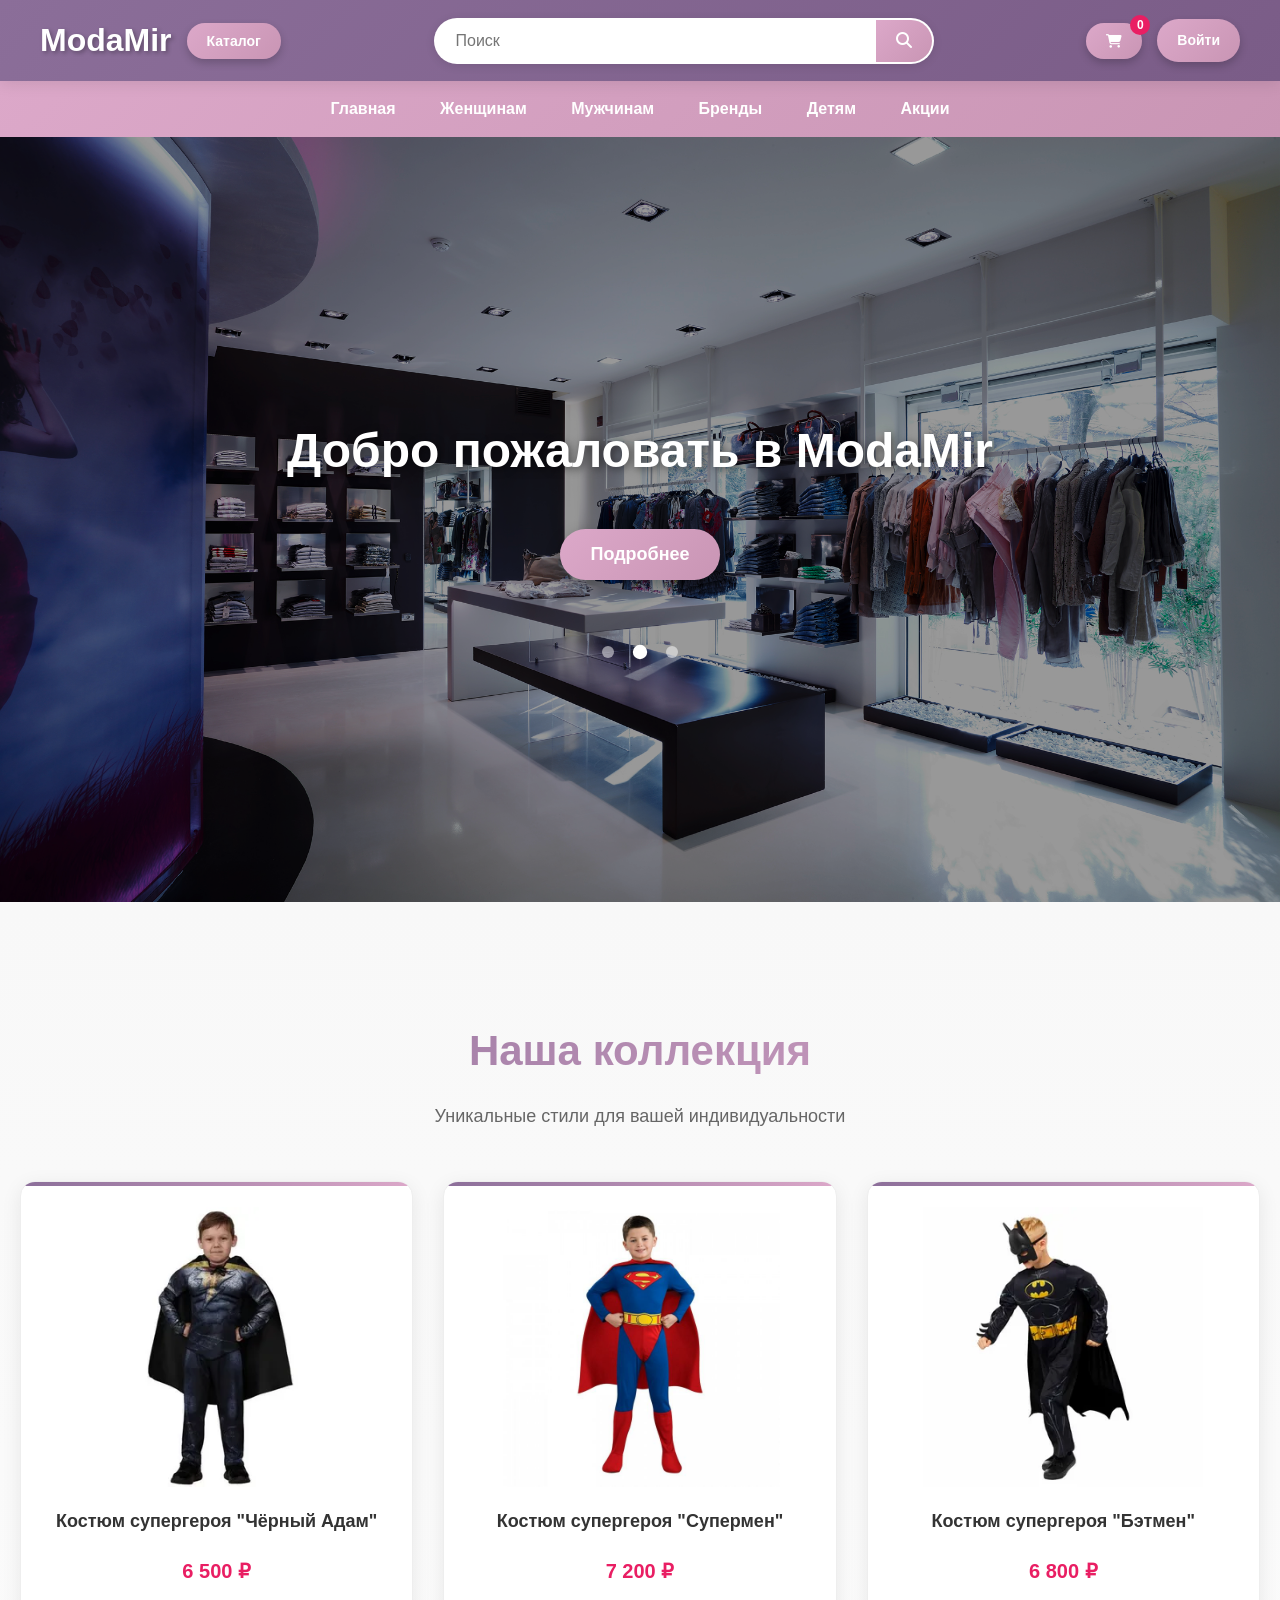
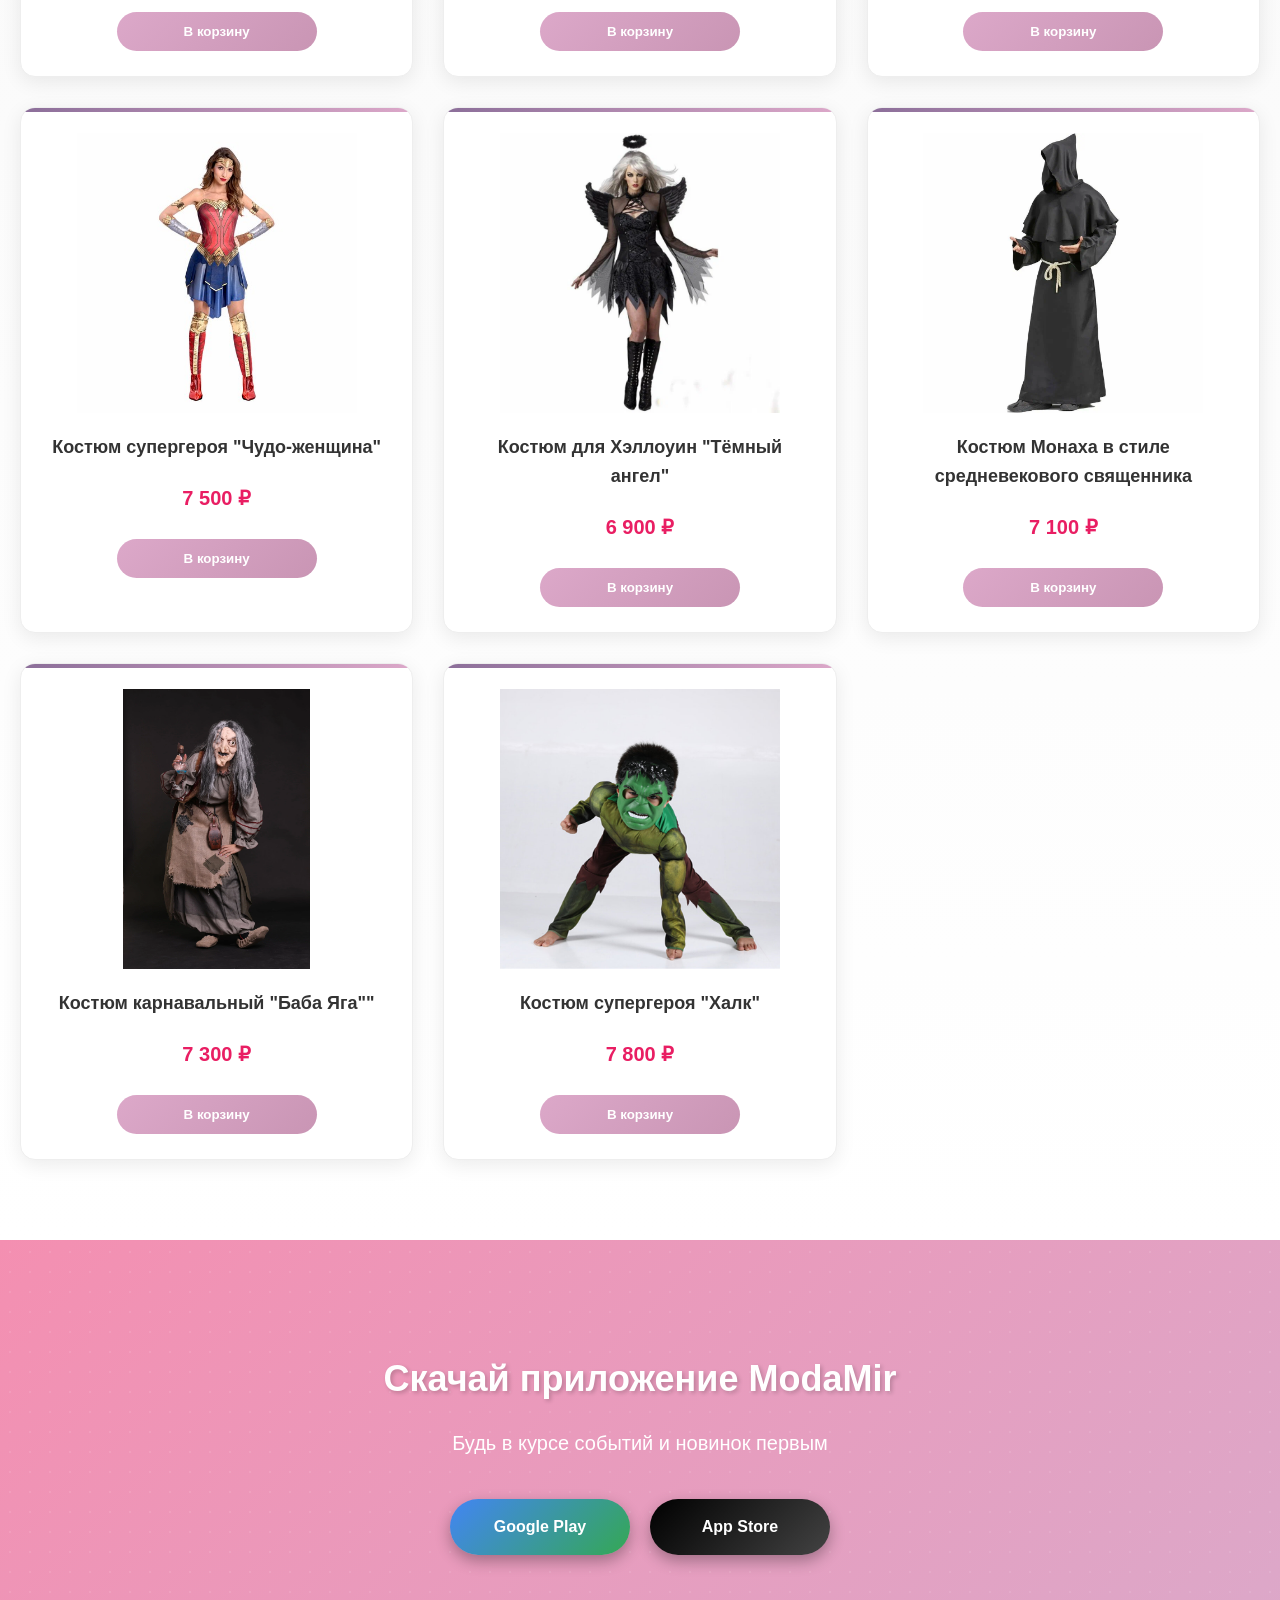
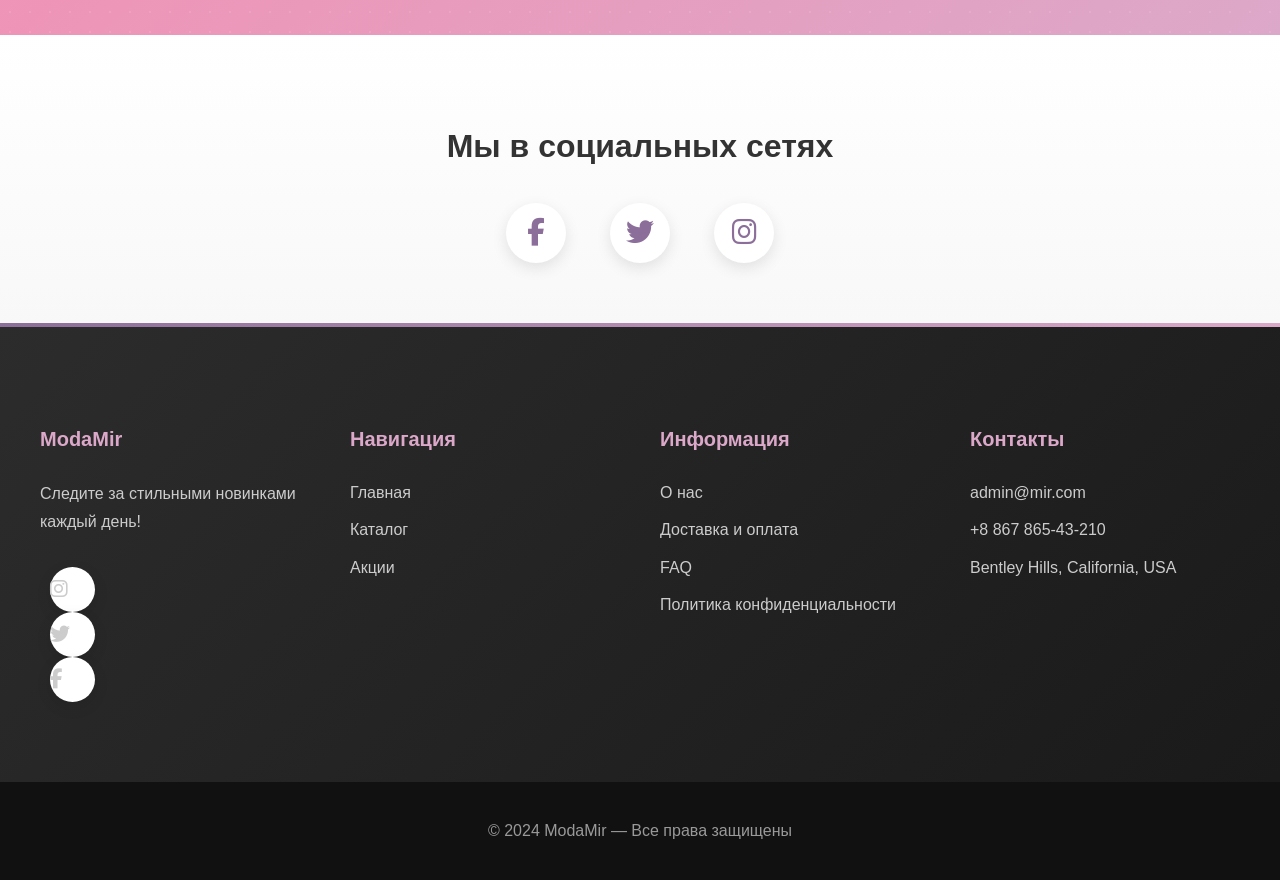
<file: index.html>
<!DOCTYPE html>
<html lang="ru">
<head>
  <meta charset="UTF-8" />
  <meta name="viewport" content="width=device-width, initial-scale=1.0"/>
  <title>ModaMir</title>
  <link rel="stylesheet" href="style.css" />
  <link rel="stylesheet" href="https://cdnjs.cloudflare.com/ajax/libs/font-awesome/6.5.0/css/all.min.css">
</head>
<body>

<header class="top-header">
  <div class="header-left">
    <div class="logo">ModaMir</div>
    <button class="catalog-btn" onclick="window.location.href='catalog.html'">Каталог</button>
  </div>

  <div class="header-center">
    <div class="search-box">
      <input type="text" placeholder="Поиск" />
      <button><i class="fas fa-search"></i></button>
    </div>
  </div>

  <div class="header-right">
    <button class="cart-btn" onclick="window.location.href='cart.html'">
      <i class="fas fa-shopping-cart"></i>
      <span class="cart-count">0</span>
    </button>
    <a href="login.html" class="login-btn">Войти</a>
  </div>
</header>

<nav class="main-menu">
  <a href="index.html" class="active">Главная</a>
  <a href="catalog.html">Женщинам</a>
  <a href="catalog.html">Мужчинам</a>
  <a href="catalog.html">Бренды</a>
  <a href="catalog.html">Детям</a>
  <a href="promotions.html">Акции</a>
</nav>

<section class="hero">
  <div class="hero-overlay">
    <h1>Добро пожаловать в <strong>ModaMir</strong></h1>
    <button class="hero-button" onclick="window.location.href='catalog.html'">Подробнее</button>
    <div class="slider-dots">
      <span class="dot"></span>
      <span class="dot active"></span>
      <span class="dot"></span>
    </div>
  </div>
</section>

<!-- Коллекция -->
<section class="collection">
  <h2>Наша коллекция</h2>
  <p>Уникальные стили для вашей индивидуальности</p>
  <div class="products">
    <!-- Верхний ряд (4 карточки) -->
    <div class="product-card">
      <img src="продукт1.jpg" alt="Костюм Чёрный Адам" />
      <h3>Костюм супергероя "Чёрный Адам"</h3>
      <p class="price">6 500 ₽</p>
      <button class="product-btn" onclick="addToCart(1)">В корзину</button>
    </div>
    <div class="product-card">
      <img src="продукт2.jpeg" alt="Костюм Супермен" />
      <h3>Костюм супергероя "Супермен"</h3>
      <p class="price">7 200 ₽</p>
      <button class="product-btn" onclick="addToCart(2)">В корзину</button>
    </div>
    <div class="product-card">
      <img src="продукт6.jpg" alt="Костюм Бэтмен" />
      <h3>Костюм супергероя  "Бэтмен"</h3>
      <p class="price">6 800 ₽</p>
      <button class="product-btn" onclick="addToCart(3)">В корзину</button>
    </div>
    <div class="product-card">
      <img src="продукт3.jpg" alt="Костюм Чудо-женщина" />
      <h3>Костюм супергероя "Чудо-женщина"</h3>
      <p class="price">7 500 ₽</p>
      <button class="product-btn" onclick="addToCart(4)">В корзину</button>
    </div>

    <!-- Нижний ряд (4 карточки) -->
    <div class="product-card">
      <img src="продукт5.jpg" alt="Тёмный ангел" />
      <h3>Костюм для Хэллоуин "Тёмный ангел"</h3>
      <p class="price">6 900 ₽</p>
      <button class="product-btn" onclick="addToCart(5)">В корзину</button>
    </div>
    <div class="product-card">
      <img src="продукт7.jpg" alt="Костюм Монаха в стиле средневекового священника" />
      <h3>Костюм Монаха в стиле средневекового священника</h3>
      <p class="price">7 100 ₽</p>
      <button class="product-btn" onclick="addToCart(6)">В корзину</button>
    </div>
    <div class="product-card">
      <img src="продукт8.jpg" alt="Костюм карнавальный Баба Яга" />
      <h3>Костюм карнавальный "Баба Яга""</h3>
      <p class="price">7 300 ₽</p>
      <button class="product-btn" onclick="addToCart(7)">В корзину</button>
    </div>
    <div class="product-card">
      <img src="продукт4.jpg" alt="Костюм Халк" />
      <h3>Костюм супергероя   "Халк"</h3>
      <p class="price">7 800 ₽</p>
      <button class="product-btn" onclick="addToCart(8)">В корзину</button>
    </div>
  </div>
</section>

<!-- Приложение -->
<section class="header-app">
  <div class="container">
    <h2>Скачай приложение ModaMir</h2>
    <p>Будь в курсе событий и новинок первым</p>
    <div class="download-links">
      <a href="#" class="google-play">Google Play</a>
      <a href="#" class="app-store">App Store</a>
    </div>
  </div>
</section>

<!-- Соцсети -->
<section class="social-networks">
  <h2>Мы в социальных сетях</h2>
  <div class="social-icons">
    <a href="#"><i class="fab fa-facebook-f"></i></a>
    <a href="#"><i class="fab fa-twitter"></i></a>
    <a href="#"><i class="fab fa-instagram"></i></a>
  </div>
</section>

<!-- Подвал -->
<footer class="footer">
  <div class="footer-section">
    <h3>ModaMir</h3>
    <p>Следите за стильными новинками каждый день!</p>
    <div class="social-icons">
      <a href="#"><i class="fab fa-instagram"></i></a>
      <a href="#"><i class="fab fa-twitter"></i></a>
      <a href="#"><i class="fab fa-facebook-f"></i></a>
    </div>
  </div>

  <div class="footer-section">
    <h3>Навигация</h3>
    <ul>
      <li><a href="index.html">Главная</a></li>
      <li><a href="catalog.html">Каталог</a></li>
      <li><a href="promotions.html">Акции</a></li>
    </ul>
  </div>

  <div class="footer-section">
    <h3>Информация</h3>
    <ul>
      <li><a href="#">О нас</a></li>
      <li><a href="#">Доставка и оплата</a></li>
      <li><a href="#">FAQ</a></li>
      <li><a href="#">Политика конфиденциальности</a></li>
    </ul>
  </div>

  <div class="footer-section">
    <h3>Контакты</h3>
    <ul>
      <li><a href="mailto:admin@mir.com">admin@mir.com</a></li>
      <li><a href="tel:+886786543210">+8 867 865-43-210</a></li>
      <li><a href="#">Bentley Hills, California, USA</a></li>
    </ul>
  </div>
</footer>

<div class="footer-bottom">
  <p>© 2024 ModaMir — Все права защищены</p>
</div>
<script src="index.js"></script>
</body>
</html>
</file>
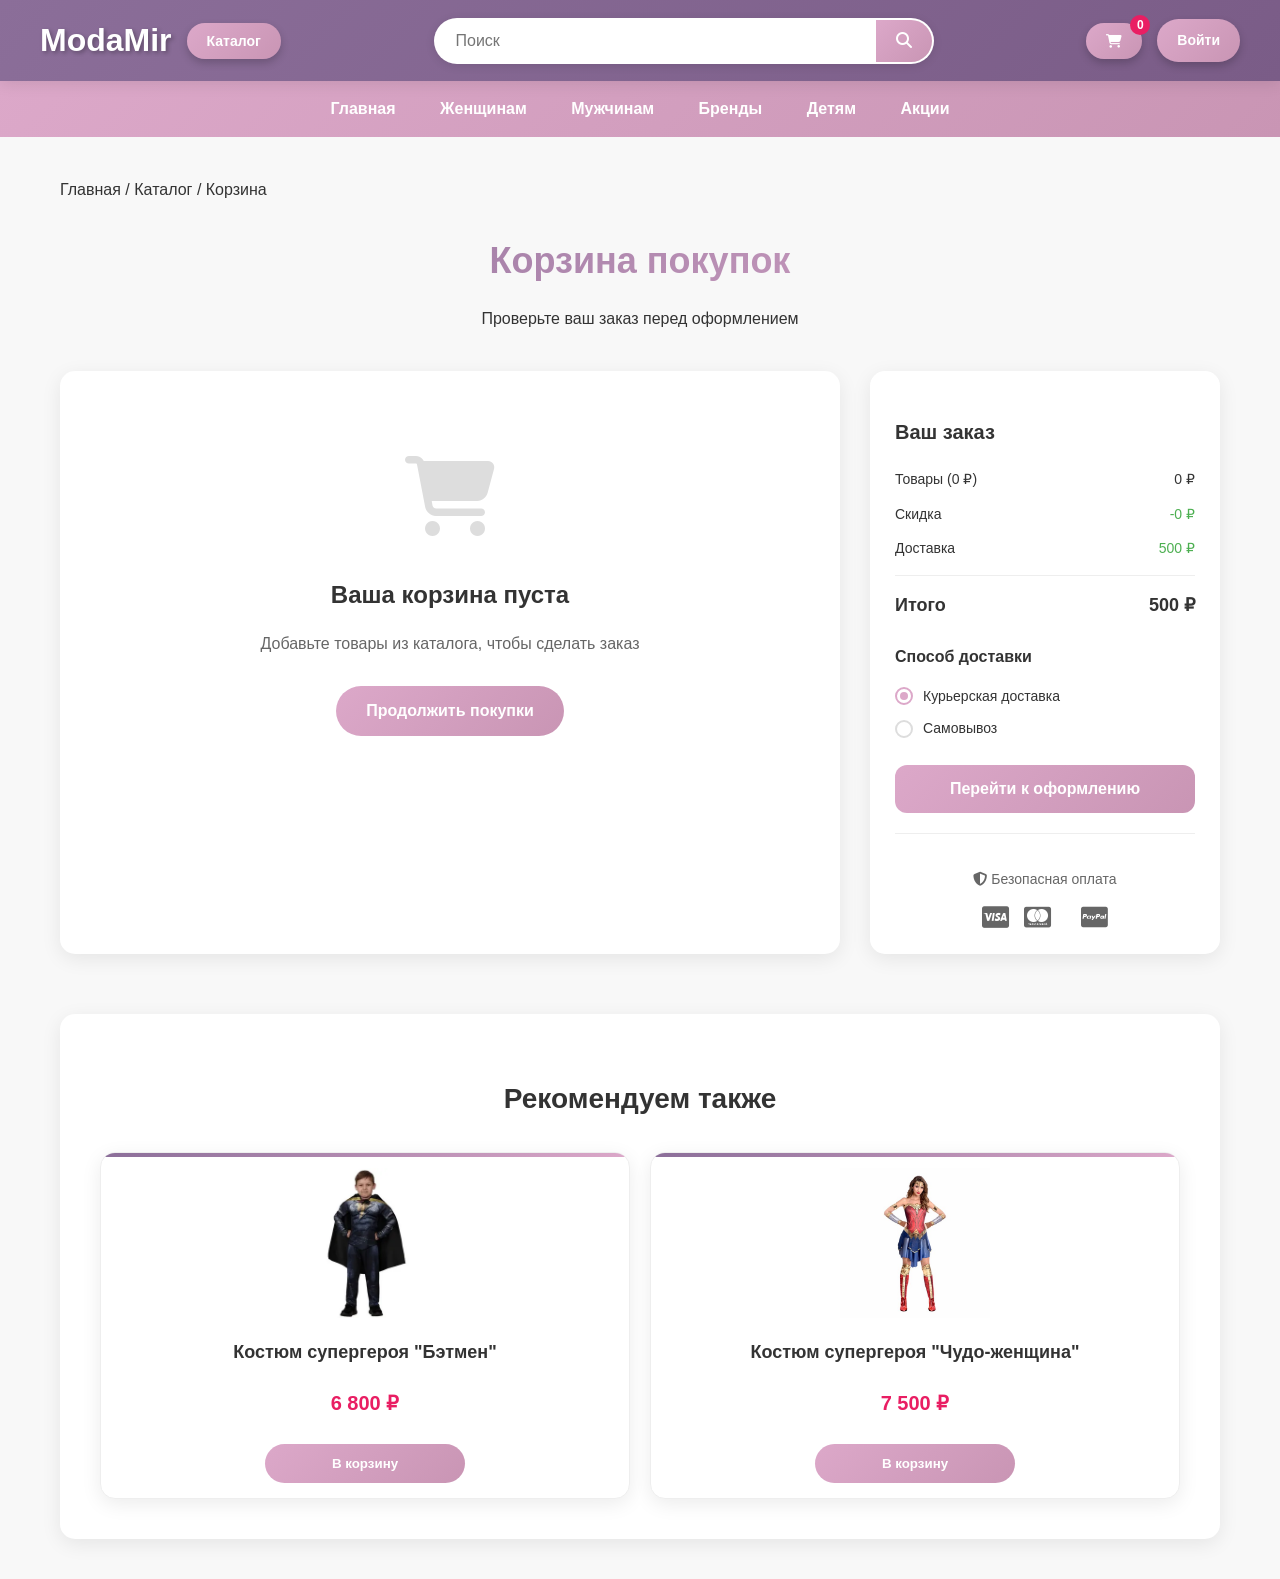
<file: cart.html>
<!DOCTYPE html>
<html lang="ru">
<head>
  <meta charset="UTF-8" />
  <meta name="viewport" content="width=device-width, initial-scale=1.0"/>
  <title>Корзина - ModaMir</title>
  <link rel="stylesheet" href="style.css" />
  <link rel="stylesheet" href="cart.css" />
  <link rel="stylesheet" href="https://cdnjs.cloudflare.com/ajax/libs/font-awesome/6.5.0/css/all.min.css">
</head>
<body>


<header class="top-header">
  <div class="header-left">
    <div class="logo" onclick="window.location.href='index.html'">ModaMir</div>
    <button class="catalog-btn" onclick="window.location.href='catalog.html'">Каталог</button>
  </div>

  <div class="header-center">
    <div class="search-box">
      <input type="text" placeholder="Поиск" />
      <button><i class="fas fa-search"></i></button>
    </div>
  </div>

  <div class="header-right">
    <button class="cart-btn active" onclick="window.location.href='cart.html'">
      <i class="fas fa-shopping-cart"></i>
      <span class="cart-count">0</span>
    </button>
    <a href="login.html" class="login-btn">Войти</a>
  </div>
</header>


<nav class="main-menu">
  <a href="index.html">Главная</a>
  <a href="catalog.html">Женщинам</a>
  <a href="catalog.html">Мужчинам</a>
  <a href="catalog.html">Бренды</a>
  <a href="catalog.html">Детям</a>
  <a href="promotions.html">Акции</a>
</nav>


<section class="cart-section">
  <div class="container">

    <div class="breadcrumbs">
      <a href="index.html">Главная</a>
      <span>/</span>
      <a href="catalog.html">Каталог</a>
      <span>/</span>
      <span>Корзина</span>
    </div>

    <div class="cart-header">
      <h1>Корзина покупок</h1>
      <p>Проверьте ваш заказ перед оформлением</p>
    </div>

    <div class="cart-layout">

      <div class="cart-items">

      </div>


      <aside class="order-summary">
        <h3>Ваш заказ</h3>
        <div class="summary-details">
          <div class="summary-row">
            <span>Товары (<span class="items-count">0</span>)</span>
            <span>0 ₽</span>
          </div>
          <div class="summary-row">
            <span>Скидка</span>
            <span class="discount">-0 ₽</span>
          </div>
          <div class="summary-row">
            <span>Доставка</span>
            <span class="shipping">Бесплатно</span>
          </div>
          <div class="summary-divider"></div>
          <div class="summary-row total">
            <span>Итого</span>
            <span>0 ₽</span>
          </div>
        </div>

        <div class="shipping-methods">
          <h4>Способ доставки</h4>
          <label class="radio">
            <input type="radio" name="shipping" checked>
            <span class="radiomark"></span>
            Курьерская доставка
          </label>
          <label class="radio">
            <input type="radio" name="shipping">
            <span class="radiomark"></span>
            Самовывоз
          </label>
        </div>

        <button class="checkout-btn" onclick="checkout()">Перейти к оформлению</button>
        
        <div class="secure-payment">
          <p><i class="fas fa-shield-alt"></i> Безопасная оплата</p>
          <div class="payment-methods">
            <i class="fab fa-cc-visa"></i>
            <i class="fab fa-cc-mastercard"></i>
            <i class="fab fa-cc-mir"></i>
            <i class="fab fa-cc-paypal"></i>
          </div>
        </div>
      </aside>
    </div>

    <div class="recommended-section">
      <h2>Рекомендуем также</h2>
      <div class="recommended-products">
        <div class="product-card small">
          <img src="продукт1.jpg" alt="Костюм Бэтмен" />
          <h3>Костюм супергероя "Бэтмен"</h3>
          <p class="price">6 800 ₽</p>
          <button class="product-btn" onclick="addToCart(3)">В корзину</button>
        </div>
        <div class="product-card small">
          <img src="продукт3.jpg" alt="Костюм Чудо-женщина" />
          <h3>Костюм супергероя "Чудо-женщина"</h3>
          <p class="price">7 500 ₽</p>
          <button class="product-btn" onclick="addToCart(4)">В корзину</button>
        </div>
      </div>
    </div>
  </div>
</section>
<script src="cart.js"></script>
</body>
</html>
</file>
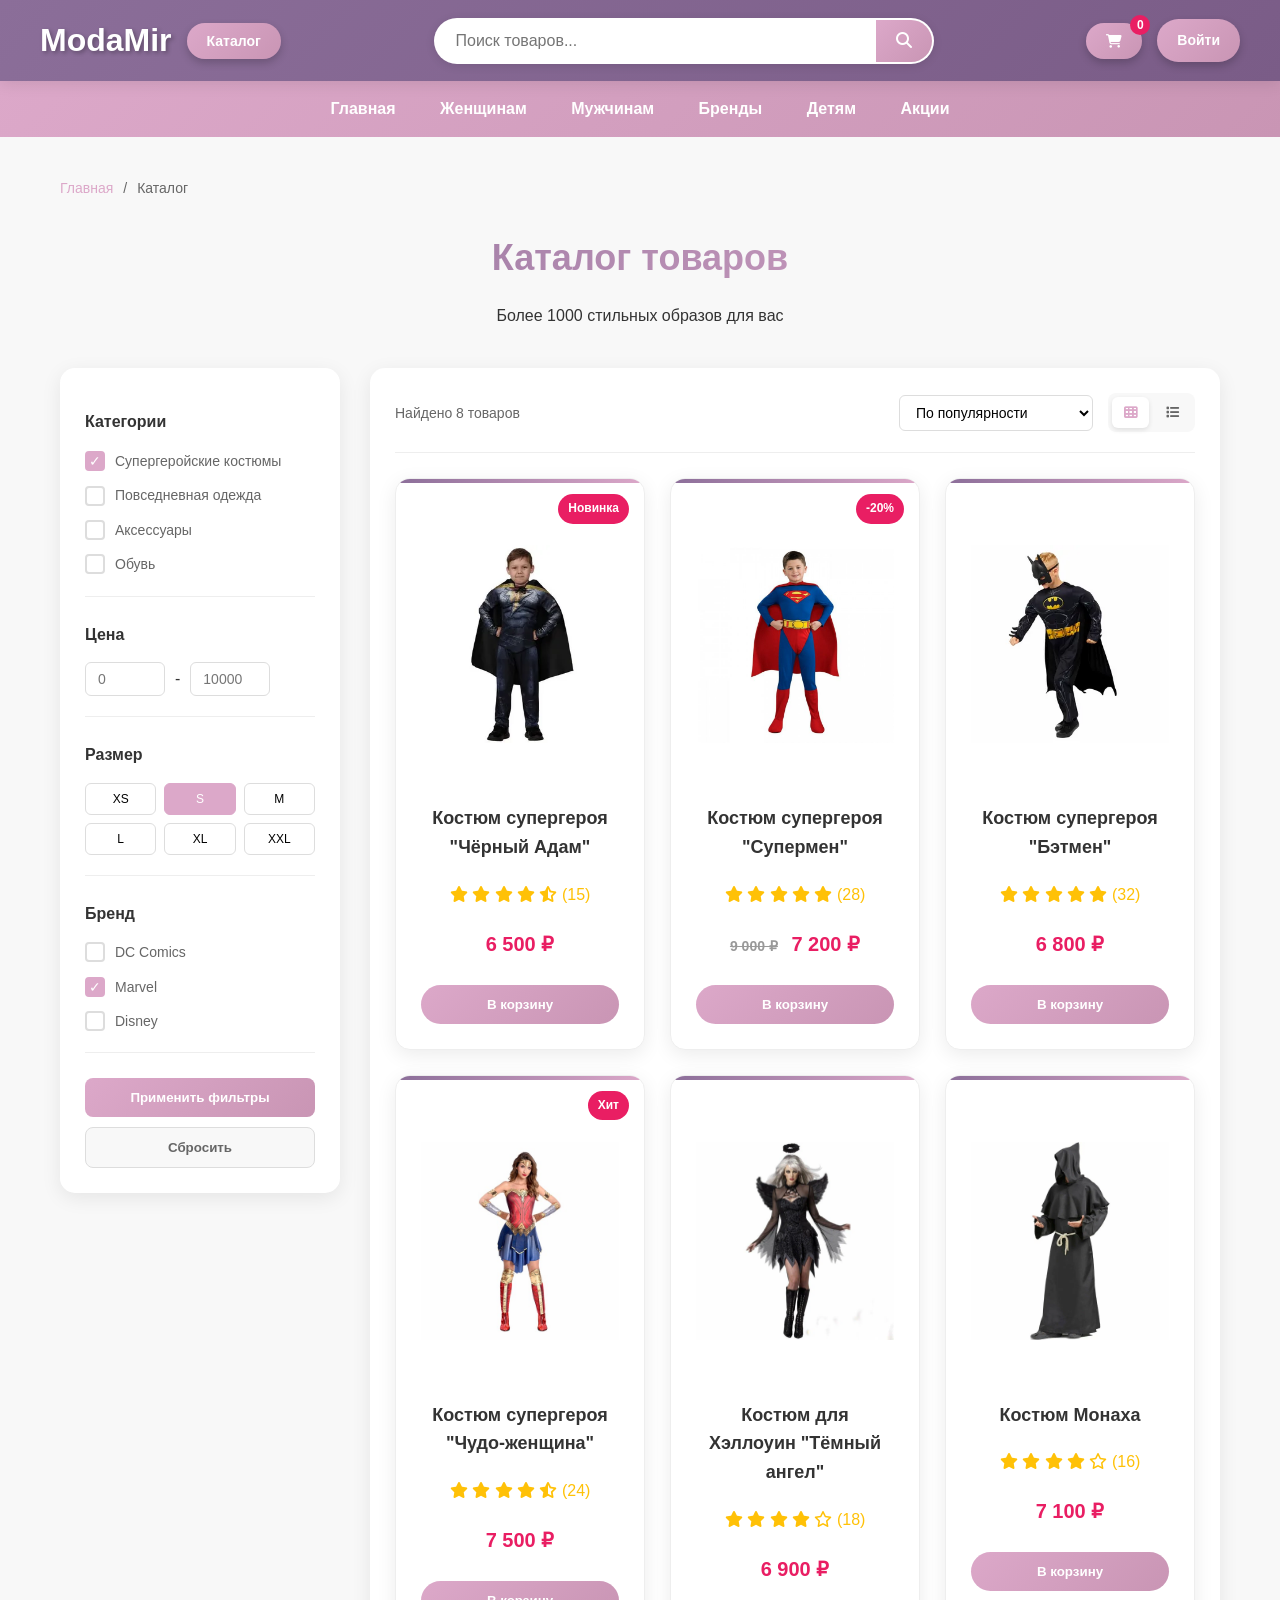
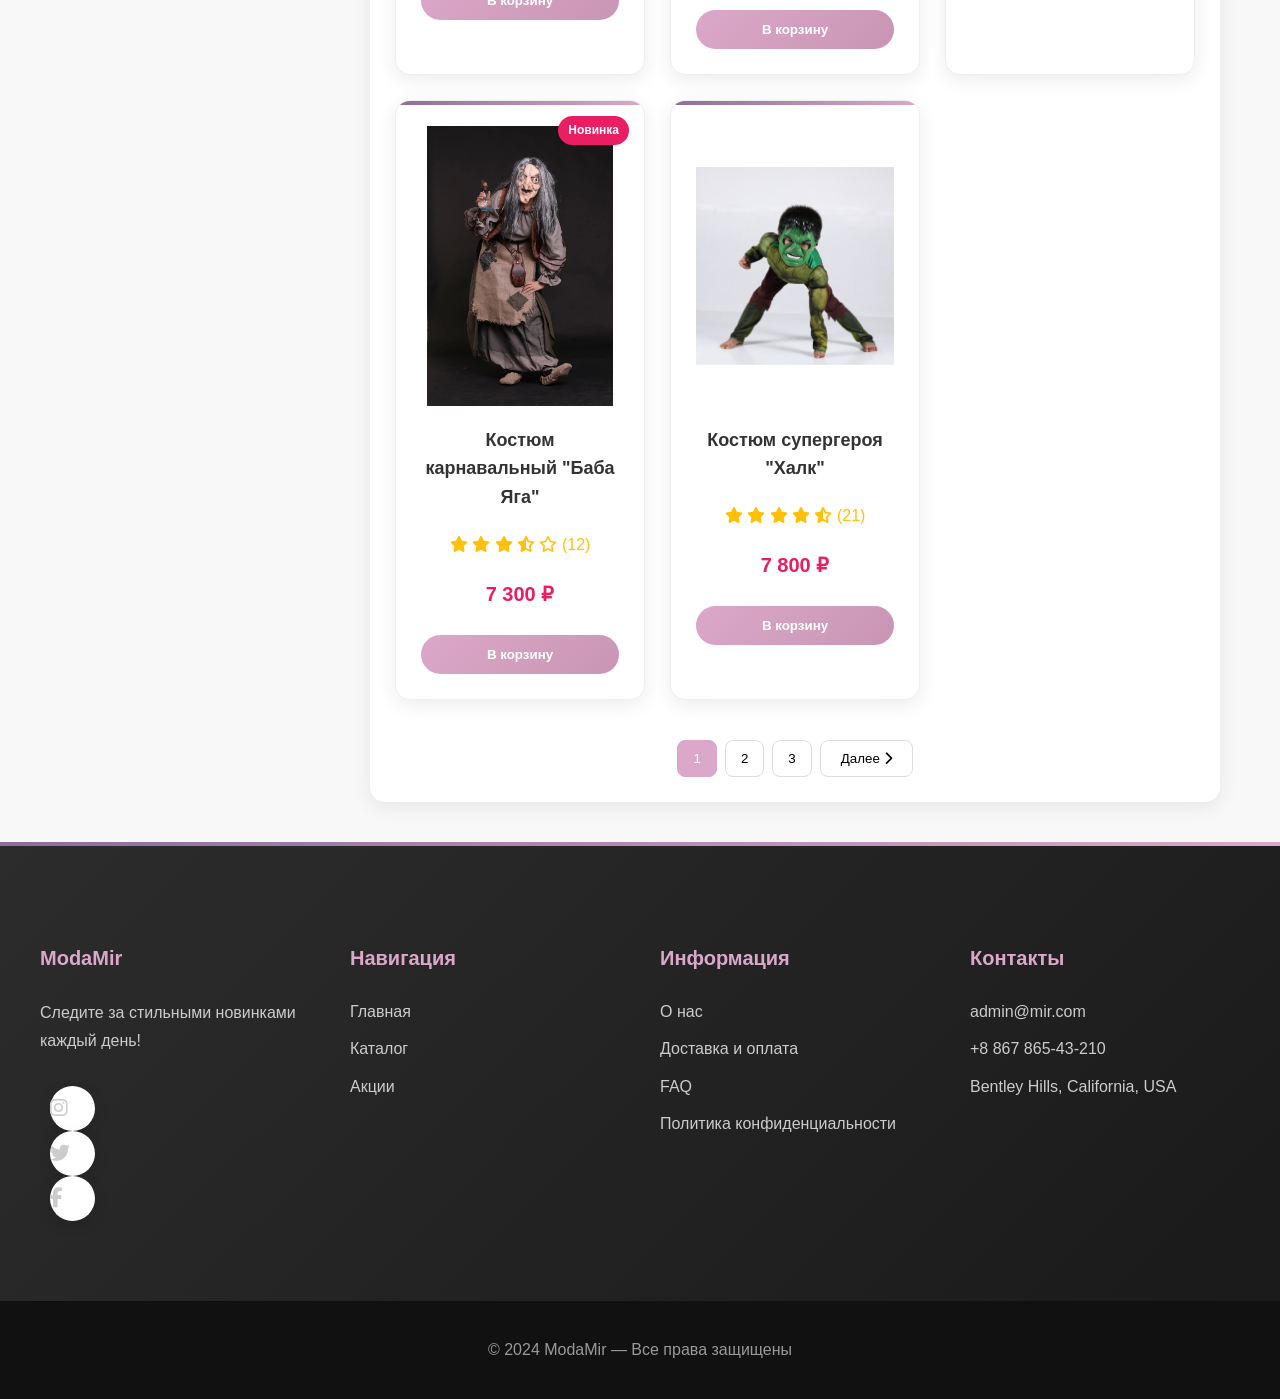
<file: catalog.html>
<!DOCTYPE html>
<html lang="ru">
<head>
  <meta charset="UTF-8" />
  <meta name="viewport" content="width=device-width, initial-scale=1.0"/>
  <title>Каталог - ModaMir</title>
  <link rel="stylesheet" href="style.css" />
  <link rel="stylesheet" href="catalog.css" />
  <link rel="stylesheet" href="https://cdnjs.cloudflare.com/ajax/libs/font-awesome/6.5.0/css/all.min.css">
</head>
<body>


<header class="top-header">
  <div class="header-left">
    <div class="logo" onclick="window.location.href='index.html'">ModaMir</div>
    <button class="catalog-btn active">Каталог</button>
  </div>

  <div class="header-center">
    <div class="search-box">
      <input type="text" placeholder="Поиск товаров..." />
      <button><i class="fas fa-search"></i></button>
    </div>
  </div>

  <div class="header-right">
    <button class="cart-btn" onclick="window.location.href='cart.html'">
      <i class="fas fa-shopping-cart"></i>
      <span class="cart-count">0</span>
    </button>
    <a href="login.html" class="login-btn">Войти</a>
  </div>
</header>


<nav class="main-menu">
  <a href="index.html">Главная</a>
  <a href="catalog.html" class="active">Женщинам</a>
  <a href="catalog.html">Мужчинам</a>
  <a href="catalog.html">Бренды</a>
  <a href="catalog.html">Детям</a>
  <a href="promotions.html">Акции</a>
</nav>


<section class="catalog-section">
  <div class="container">

    <div class="breadcrumbs">
      <a href="index.html">Главная</a>
      <span>/</span>
      <span>Каталог</span>
    </div>

    <div class="catalog-header">
      <h1>Каталог товаров</h1>
      <p>Более 1000 стильных образов для вас</p>
    </div>

    <div class="catalog-layout">

      <aside class="filters-sidebar">
        <div class="filter-group">
          <h3>Категории</h3>
          <div class="filter-options">
            <label class="checkbox">
              <input type="checkbox" checked>
              <span class="checkmark"></span>
              Супергеройские костюмы
            </label>
            <label class="checkbox">
              <input type="checkbox">
              <span class="checkmark"></span>
              Повседневная одежда
            </label>
            <label class="checkbox">
              <input type="checkbox">
              <span class="checkmark"></span>
              Аксессуары
            </label>
            <label class="checkbox">
              <input type="checkbox">
              <span class="checkmark"></span>
              Обувь
            </label>
          </div>
        </div>

        <div class="filter-group">
          <h3>Цена</h3>
          <div class="price-range">
            <div class="range-inputs">
              <input type="number" placeholder="0" min="0" class="min-price">
              <span>-</span>
              <input type="number" placeholder="10000" min="0" class="max-price">
            </div>
          </div>
        </div>

        <div class="filter-group">
          <h3>Размер</h3>
          <div class="size-options">
            <button class="size-btn">XS</button>
            <button class="size-btn active">S</button>
            <button class="size-btn">M</button>
            <button class="size-btn">L</button>
            <button class="size-btn">XL</button>
            <button class="size-btn">XXL</button>
          </div>
        </div>

        <div class="filter-group">
          <h3>Бренд</h3>
          <div class="filter-options">
            <label class="checkbox">
              <input type="checkbox">
              <span class="checkmark"></span>
              DC Comics
            </label>
            <label class="checkbox">
              <input type="checkbox" checked>
              <span class="checkmark"></span>
              Marvel
            </label>
            <label class="checkbox">
              <input type="checkbox">
              <span class="checkmark"></span>
              Disney
            </label>
          </div>
        </div>

        <div class="filter-actions">
          <button class="apply-filters">Применить фильтры</button>
          <button class="reset-filters">Сбросить</button>
        </div>
      </aside>

      <!-- Основной контент -->
      <main class="catalog-main">
        <div class="catalog-toolbar">
          <div class="toolbar-left">
            <span class="products-count">Найдено 8 товаров</span>
          </div>
          <div class="toolbar-right">
            <select class="sort-select">
              <option>По популярности</option>
              <option>По цене (возрастание)</option>
              <option>По цене (убывание)</option>
              <option>По новизне</option>
            </select>
            <div class="view-options">
              <button class="view-btn active" data-view="grid"><i class="fas fa-th"></i></button>
              <button class="view-btn" data-view="list"><i class="fas fa-list"></i></button>
            </div>
          </div>
        </div>

        <div class="products-grid" id="productsView">
          <!-- Товары -->
          <div class="product-card">
            <span class="badge">Новинка</span>
            <img src="продукт1.jpg" alt="Костюм Чёрный Адам" />
            <h3>Костюм супергероя "Чёрный Адам"</h3>
            <div class="rating">
              <i class="fas fa-star"></i>
              <i class="fas fa-star"></i>
              <i class="fas fa-star"></i>
              <i class="fas fa-star"></i>
              <i class="fas fa-star-half-alt"></i>
              <span>(15)</span>
            </div>
            <p class="price">6 500 ₽</p>
            <button class="product-btn add-to-cart" onclick="addToCart(1)">В корзину</button>
          </div>

          <div class="product-card">
            <span class="badge sale">-20%</span>
            <img src="продукт2.jpeg" alt="Костюм Супермен" />
            <h3>Костюм супергероя "Супермен"</h3>
            <div class="rating">
              <i class="fas fa-star"></i>
              <i class="fas fa-star"></i>
              <i class="fas fa-star"></i>
              <i class="fas fa-star"></i>
              <i class="fas fa-star"></i>
              <span>(28)</span>
            </div>
            <p class="price">
              <span class="old-price">9 000 ₽</span>
              7 200 ₽
            </p>
            <button class="product-btn add-to-cart" onclick="addToCart(2)">В корзину</button>
          </div>

          <div class="product-card">
            <img src="продукт6.jpg" alt="Костюм Бэтмен" />
            <h3>Костюм супергероя "Бэтмен"</h3>
            <div class="rating">
              <i class="fas fa-star"></i>
              <i class="fas fa-star"></i>
              <i class="fas fa-star"></i>
              <i class="fas fa-star"></i>
              <i class="fas fa-star"></i>
              <span>(32)</span>
            </div>
            <p class="price">6 800 ₽</p>
            <button class="product-btn add-to-cart" onclick="addToCart(3)">В корзину</button>
          </div>

          <div class="product-card">
            <span class="badge">Хит</span>
            <img src="продукт3.jpg" alt="Костюм Чудо-женщина" />
            <h3>Костюм супергероя "Чудо-женщина"</h3>
            <div class="rating">
              <i class="fas fa-star"></i>
              <i class="fas fa-star"></i>
              <i class="fas fa-star"></i>
              <i class="fas fa-star"></i>
              <i class="fas fa-star-half-alt"></i>
              <span>(24)</span>
            </div>
            <p class="price">7 500 ₽</p>
            <button class="product-btn add-to-cart" onclick="addToCart(4)">В корзину</button>
          </div>

          <div class="product-card">
            <img src="продукт5.jpg" alt="Тёмный ангел" />
            <h3>Костюм для Хэллоуин "Тёмный ангел"</h3>
            <div class="rating">
              <i class="fas fa-star"></i>
              <i class="fas fa-star"></i>
              <i class="fas fa-star"></i>
              <i class="fas fa-star"></i>
              <i class="far fa-star"></i>
              <span>(18)</span>
            </div>
            <p class="price">6 900 ₽</p>
            <button class="product-btn add-to-cart" onclick="addToCart(5)">В корзину</button>
          </div>

          <div class="product-card">
            <img src="продукт7.jpg" alt="Костюм Монаха в стиле средневекового священника" />
            <h3>Костюм Монаха</h3>
            <div class="rating">
              <i class="fas fa-star"></i>
              <i class="fas fa-star"></i>
              <i class="fas fa-star"></i>
              <i class="fas fa-star"></i>
              <i class="far fa-star"></i>
              <span>(16)</span>
            </div>
            <p class="price">7 100 ₽</p>
            <button class="product-btn add-to-cart" onclick="addToCart(6)">В корзину</button>
          </div>

          <div class="product-card">
            <span class="badge">Новинка</span>
            <img src="продукт8.jpg" alt=Костюм карнавальный Баба Яга" />
            <h3>Костюм карнавальный "Баба Яга"</h3>
            <div class="rating">
              <i class="fas fa-star"></i>
              <i class="fas fa-star"></i>
              <i class="fas fa-star"></i>
              <i class="fas fa-star-half-alt"></i>
              <i class="far fa-star"></i>
              <span>(12)</span>
            </div>
            <p class="price">7 300 ₽</p>
            <button class="product-btn add-to-cart" onclick="addToCart(7)">В корзину</button>
          </div>

          <div class="product-card">
            <img src="продукт4.jpg" alt="Костюм Халк" />
            <h3>Костюм супергероя "Халк"</h3>
            <div class="rating">
              <i class="fas fa-star"></i>
              <i class="fas fa-star"></i>
              <i class="fas fa-star"></i>
              <i class="fas fa-star"></i>
              <i class="fas fa-star-half-alt"></i>
              <span>(21)</span>
            </div>
            <p class="price">7 800 ₽</p>
            <button class="product-btn add-to-cart" onclick="addToCart(8)">В корзину</button>
          </div>
        </div>

        <div class="pagination">
          <button class="page-btn active">1</button>
          <button class="page-btn">2</button>
          <button class="page-btn">3</button>
          <button class="page-btn next">Далее <i class="fas fa-chevron-right"></i></button>
        </div>
      </main>
    </div>
  </div>
</section>

<!-- Подвал -->
<footer class="footer">
  <div class="footer-section">
    <h3>ModaMir</h3>
    <p>Следите за стильными новинками каждый день!</p>
    <div class="social-icons">
      <a href="#"><i class="fab fa-instagram"></i></a>
      <a href="#"><i class="fab fa-twitter"></i></a>
      <a href="#"><i class="fab fa-facebook-f"></i></a>
    </div>
  </div>

  <div class="footer-section">
    <h3>Навигация</h3>
    <ul>
      <li><a href="index.html">Главная</a></li>
      <li><a href="catalog.html">Каталог</a></li>
      <li><a href="promotions.html">Акции</a></li>
    </ul>
  </div>

  <div class="footer-section">
    <h3>Информация</h3>
    <ul>
      <li><a href="#">О нас</a></li>
      <li><a href="#">Доставка и оплата</a></li>
      <li><a href="#">FAQ</a></li>
      <li><a href="#">Политика конфиденциальности</a></li>
    </ul>
  </div>

  <div class="footer-section">
    <h3>Контакты</h3>
    <ul>
      <li><a href="mailto:admin@mir.com">admin@mir.com</a></li>
      <li><a href="tel:+886786543210">+8 867 865-43-210</a></li>
      <li><a href="#">Bentley Hills, California, USA</a></li>
    </ul>
  </div>
</footer>

<div class="footer-bottom">
  <p>© 2024 ModaMir — Все права защищены</p>
</div>

<script src="cart.js"></script>
<script src="catalog.js"></script>
</body>
</html>
</file>
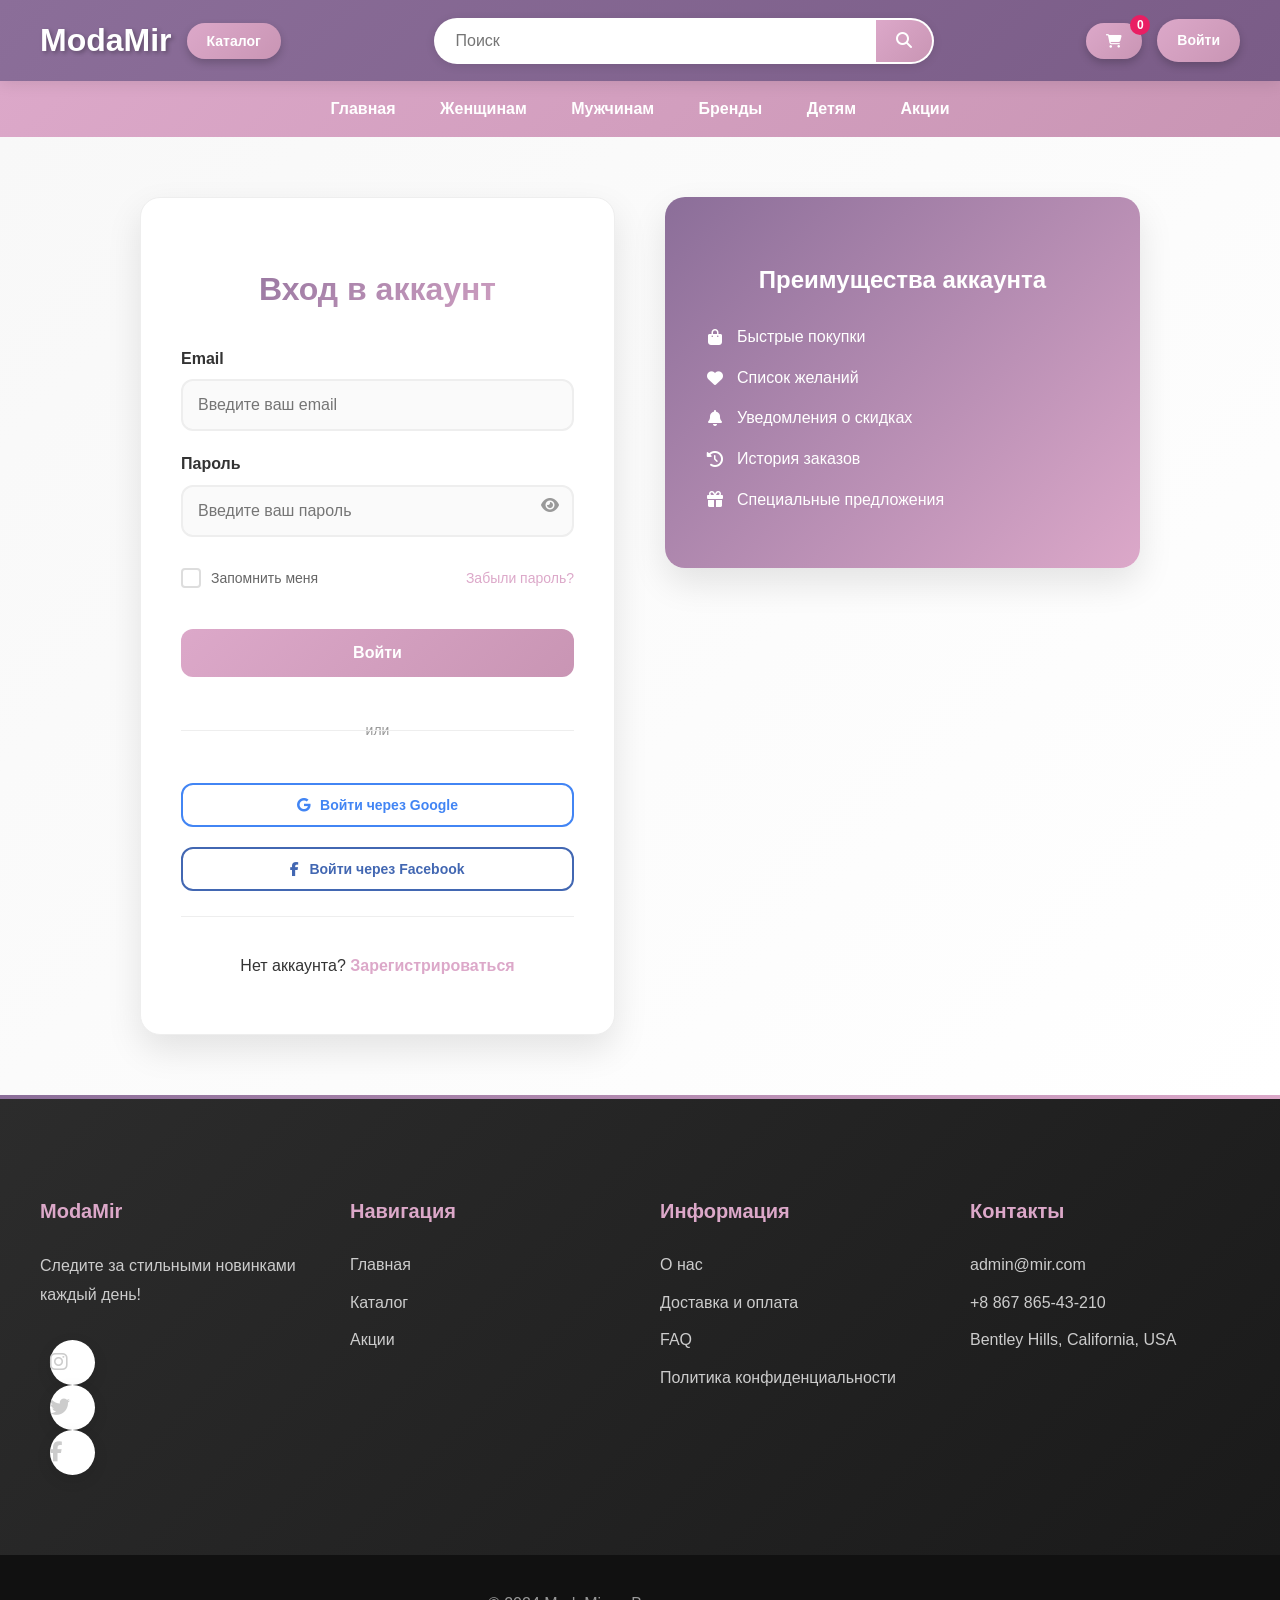
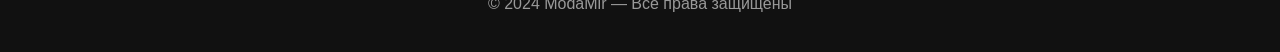
<file: login.html>
<!DOCTYPE html>
<html lang="ru">
<head>
  <meta charset="UTF-8" />
  <meta name="viewport" content="width=device-width, initial-scale=1.0"/>
  <title>Вход - ModaMir</title>
  <link rel="stylesheet" href="style.css" />
  <link rel="stylesheet" href="auth.css" />
  <link rel="stylesheet" href="https://cdnjs.cloudflare.com/ajax/libs/font-awesome/6.5.0/css/all.min.css">
</head>
<body>

<!-- Верхняя панель -->
<header class="top-header">
  <div class="header-left">
    <div class="logo" onclick="window.location.href='index.html'">ModaMir</div>
    <button class="catalog-btn" onclick="window.location.href='catalog.html'">Каталог</button>
  </div>

  <div class="header-center">
    <div class="search-box">
      <input type="text" placeholder="Поиск" />
      <button><i class="fas fa-search"></i></button>
    </div>
  </div>

  <div class="header-right">
    <button class="cart-btn" onclick="window.location.href='cart.html'">
      <i class="fas fa-shopping-cart"></i>
      <span class="cart-count">0</span>
    </button>
    <a href="login.html" class="login-btn active">Войти</a>
  </div>
</header>

<!-- Меню -->
<nav class="main-menu">
  <a href="index.html">Главная</a>
  <a href="catalog.html">Женщинам</a>
  <a href="catalog.html">Мужчинам</a>
  <a href="catalog.html">Бренды</a>
  <a href="catalog.html">Детям</a>
  <a href="promotions.html">Акции</a>
</nav>

<!-- Форма входа -->
<section class="auth-section">
  <div class="auth-container">
    <div class="auth-form">
      <h2>Вход в аккаунт</h2>
      <form class="auth-form-content" id="loginForm">
        <div class="form-group">
          <label for="email">Email</label>
          <input type="email" id="email" placeholder="Введите ваш email" required>
        </div>
        
        <div class="form-group">
          <label for="password">Пароль</label>
          <input type="password" id="password" placeholder="Введите ваш пароль" required>
          <span class="toggle-password">
            <i class="fas fa-eye"></i>
          </span>
        </div>
        
        <div class="form-options">
          <label class="checkbox">
            <input type="checkbox">
            <span class="checkmark"></span>
            Запомнить меня
          </label>
          <a href="#" class="forgot-password">Забыли пароль?</a>
        </div>
        
        <button type="submit" class="auth-btn">Войти</button>
        
        <div class="auth-divider">
          <span>или</span>
        </div>
        
        <button type="button" class="social-btn google-btn">
          <i class="fab fa-google"></i>
          Войти через Google
        </button>
        
        <button type="button" class="social-btn facebook-btn">
          <i class="fab fa-facebook-f"></i>
          Войти через Facebook
        </button>
      </form>
      
      <div class="auth-switch">
        <p>Нет аккаунта? <a href="register.html">Зарегистрироваться</a></p>
      </div>
    </div>
    
    <div class="auth-benefits">
      <h3>Преимущества аккаунта</h3>
      <ul>
        <li><i class="fas fa-shopping-bag"></i> Быстрые покупки</li>
        <li><i class="fas fa-heart"></i> Список желаний</li>
        <li><i class="fas fa-bell"></i> Уведомления о скидках</li>
        <li><i class="fas fa-history"></i> История заказов</li>
        <li><i class="fas fa-gift"></i> Специальные предложения</li>
      </ul>
    </div>
  </div>
</section>

<!-- Подвал -->
<footer class="footer">
  <div class="footer-section">
    <h3>ModaMir</h3>
    <p>Следите за стильными новинками каждый день!</p>
    <div class="social-icons">
      <a href="#"><i class="fab fa-instagram"></i></a>
      <a href="#"><i class="fab fa-twitter"></i></a>
      <a href="#"><i class="fab fa-facebook-f"></i></a>
    </div>
  </div>

  <div class="footer-section">
    <h3>Навигация</h3>
    <ul>
      <li><a href="index.html">Главная</a></li>
      <li><a href="catalog.html">Каталог</a></li>
      <li><a href="promotions.html">Акции</a></li>
    </ul>
  </div>

  <div class="footer-section">
    <h3>Информация</h3>
    <ul>
      <li><a href="#">О нас</a></li>
      <li><a href="#">Доставка и оплата</a></li>
      <li><a href="#">FAQ</a></li>
      <li><a href="#">Политика конфиденциальности</a></li>
    </ul>
  </div>

  <div class="footer-section">
    <h3>Контакты</h3>
    <ul>
      <li><a href="mailto:admin@mir.com">admin@mir.com</a></li>
      <li><a href="tel:+886786543210">+8 867 865-43-210</a></li>
      <li><a href="#">Bentley Hills, California, USA</a></li>
    </ul>
  </div>
</footer>

<div class="footer-bottom">
  <p>© 2024 ModaMir — Все права защищены</p>
</div>

<script src="auth.js"></script>
<script src="cart.js"></script>
</body>
</html>
</file>
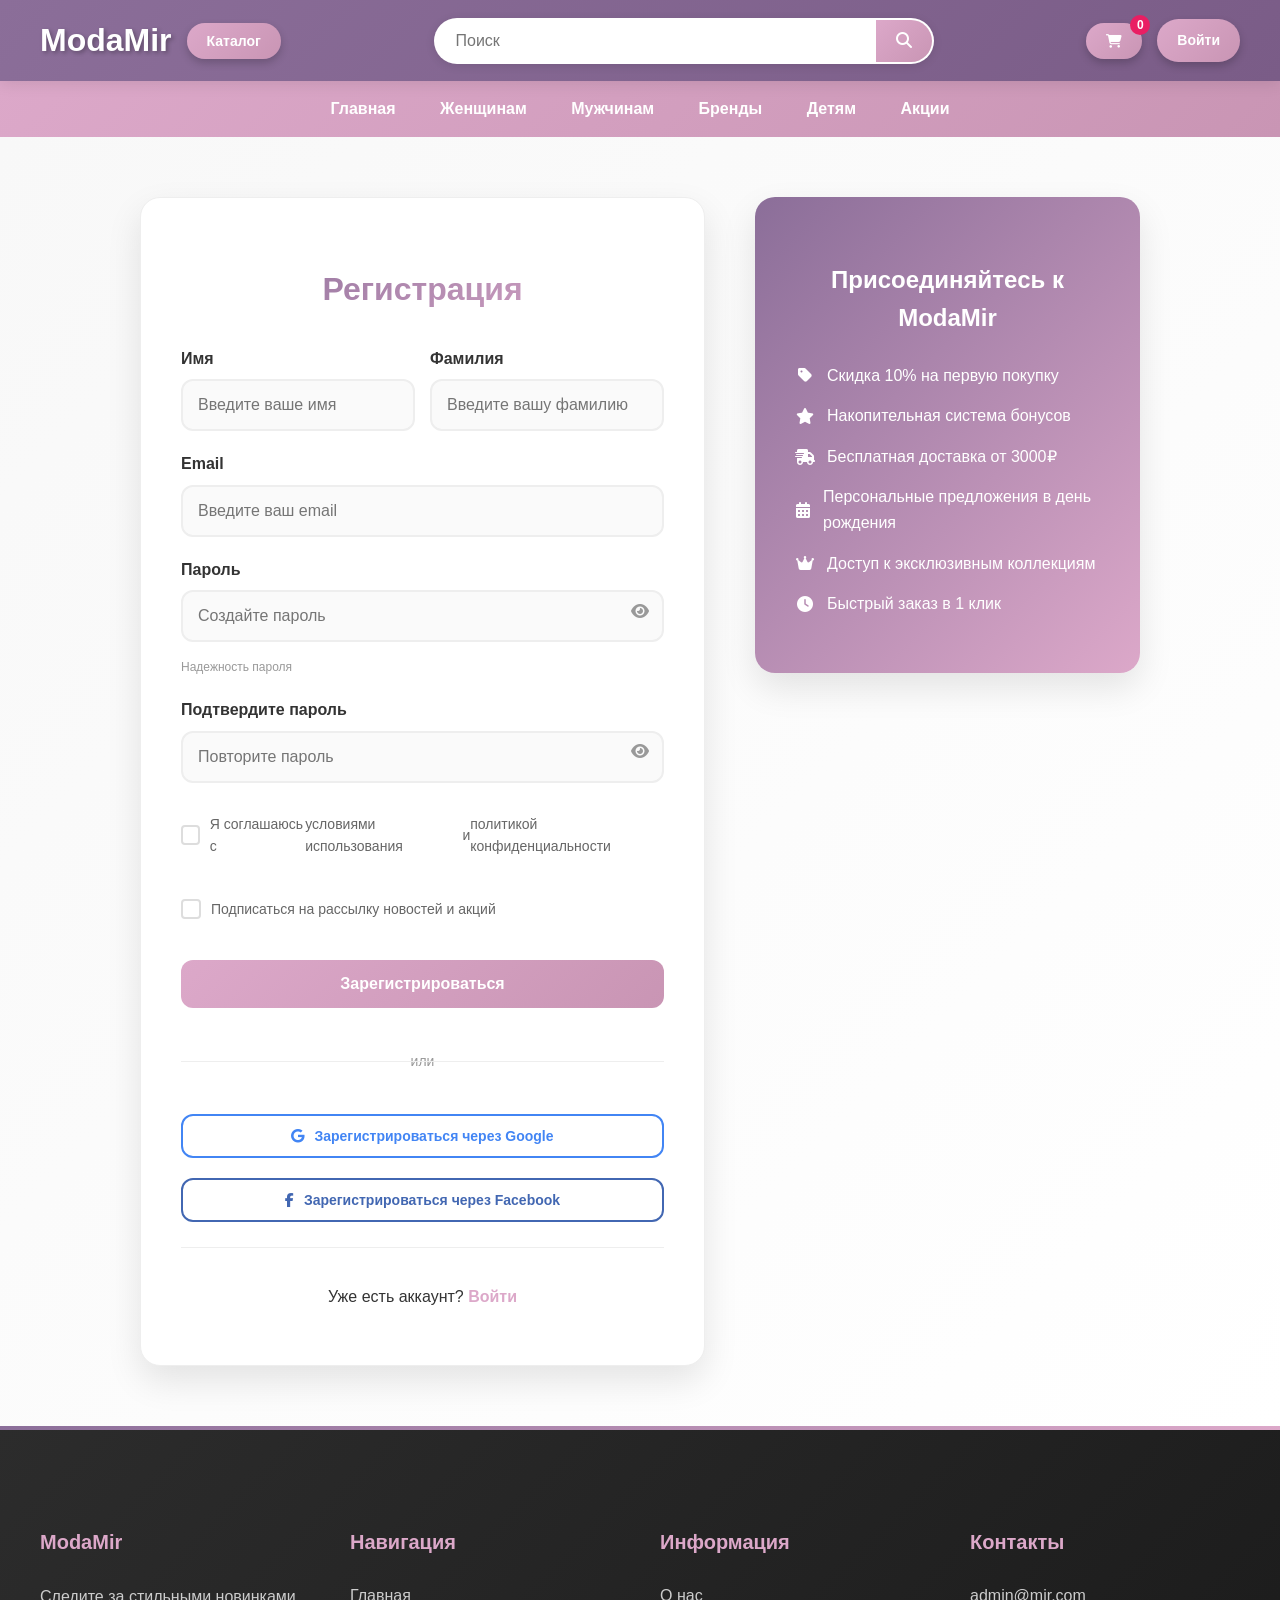
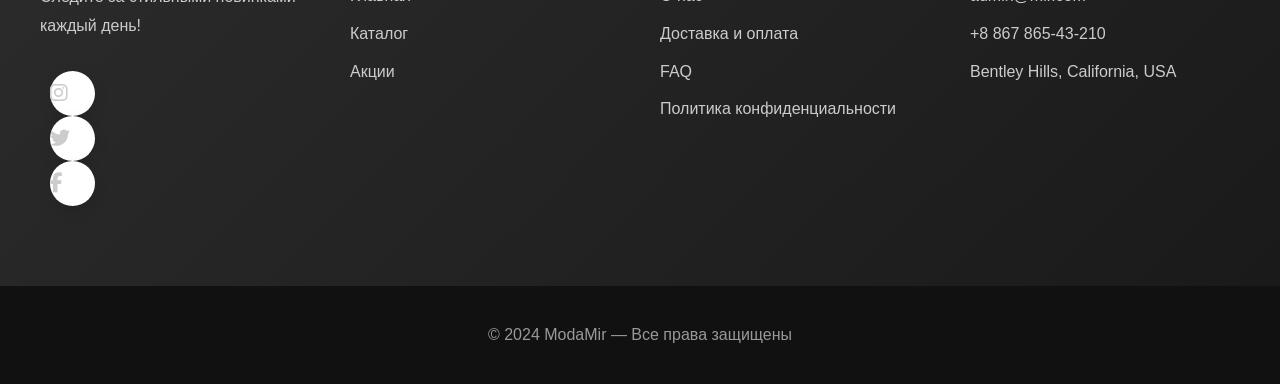
<file: register.html>
<!DOCTYPE html>
<html lang="ru">
<head>
  <meta charset="UTF-8" />
  <meta name="viewport" content="width=device-width, initial-scale=1.0"/>
  <title>Регистрация - ModaMir</title>
  <link rel="stylesheet" href="style.css" />
  <link rel="stylesheet" href="auth.css" />
  <link rel="stylesheet" href="https://cdnjs.cloudflare.com/ajax/libs/font-awesome/6.5.0/css/all.min.css">
</head>
<body>

<!-- Верхняя панель -->
<header class="top-header">
  <div class="header-left">
    <div class="logo" onclick="window.location.href='index.html'">ModaMir</div>
    <button class="catalog-btn" onclick="window.location.href='catalog.html'">Каталог</button>
  </div>

  <div class="header-center">
    <div class="search-box">
      <input type="text" placeholder="Поиск" />
      <button><i class="fas fa-search"></i></button>
    </div>
  </div>

  <div class="header-right">
    <button class="cart-btn" onclick="window.location.href='cart.html'">
      <i class="fas fa-shopping-cart"></i>
      <span class="cart-count">0</span>
    </button>
    <a href="login.html" class="login-btn">Войти</a>
  </div>
</header>

<!-- Меню -->
<nav class="main-menu">
  <a href="index.html">Главная</a>
  <a href="catalog.html">Женщинам</a>
  <a href="catalog.html">Мужчинам</a>
  <a href="catalog.html">Бренды</a>
  <a href="catalog.html">Детям</a>
  <a href="promotions.html">Акции</a>
</nav>

<!-- Форма регистрации -->
<section class="auth-section">
  <div class="auth-container">
    <div class="auth-form">
      <h2>Регистрация</h2>
      <form class="auth-form-content" id="registerForm">
        <div class="form-row">
          <div class="form-group">
            <label for="firstName">Имя</label>
            <input type="text" id="firstName" placeholder="Введите ваше имя" required>
          </div>
          
          <div class="form-group">
            <label for="lastName">Фамилия</label>
            <input type="text" id="lastName" placeholder="Введите вашу фамилию" required>
          </div>
        </div>
        
        <div class="form-group">
          <label for="reg-email">Email</label>
          <input type="email" id="reg-email" placeholder="Введите ваш email" required>
        </div>
        
        <div class="form-group">
          <label for="reg-password">Пароль</label>
          <input type="password" id="reg-password" placeholder="Создайте пароль" required>
          <span class="toggle-password">
            <i class="fas fa-eye"></i>
          </span>
          <div class="password-strength">
            <div class="strength-bar"></div>
            <span class="strength-text">Надежность пароля</span>
          </div>
        </div>
        
        <div class="form-group">
          <label for="confirm-password">Подтвердите пароль</label>
          <input type="password" id="confirm-password" placeholder="Повторите пароль" required>
          <span class="toggle-password">
            <i class="fas fa-eye"></i>
          </span>
        </div>
        
        <div class="form-options">
          <label class="checkbox">
            <input type="checkbox" required>
            <span class="checkmark"></span>
            Я соглашаюсь с <a href="#">условиями использования</a> и <a href="#">политикой конфиденциальности</a>
          </label>
        </div>
        
        <div class="form-options">
          <label class="checkbox">
            <input type="checkbox">
            <span class="checkmark"></span>
            Подписаться на рассылку новостей и акций
          </label>
        </div>
        
        <button type="submit" class="auth-btn">Зарегистрироваться</button>
        
        <div class="auth-divider">
          <span>или</span>
        </div>
        
        <button type="button" class="social-btn google-btn">
          <i class="fab fa-google"></i>
          Зарегистрироваться через Google
        </button>
        
        <button type="button" class="social-btn facebook-btn">
          <i class="fab fa-facebook-f"></i>
          Зарегистрироваться через Facebook
        </button>
      </form>
      
      <div class="auth-switch">
        <p>Уже есть аккаунт? <a href="login.html">Войти</a></p>
      </div>
    </div>
    
    <div class="auth-benefits">
      <h3>Присоединяйтесь к ModaMir</h3>
      <ul>
        <li><i class="fas fa-tag"></i> Скидка 10% на первую покупку</li>
        <li><i class="fas fa-star"></i> Накопительная система бонусов</li>
        <li><i class="fas fa-shipping-fast"></i> Бесплатная доставка от 3000₽</li>
        <li><i class="fas fa-calendar-alt"></i> Персональные предложения в день рождения</li>
        <li><i class="fas fa-crown"></i> Доступ к эксклюзивным коллекциям</li>
        <li><i class="fas fa-clock"></i> Быстрый заказ в 1 клик</li>
      </ul>
    </div>
  </div>
</section>

<!-- Подвал -->
<footer class="footer">
  <div class="footer-section">
    <h3>ModaMir</h3>
    <p>Следите за стильными новинками каждый день!</p>
    <div class="social-icons">
      <a href="#"><i class="fab fa-instagram"></i></a>
      <a href="#"><i class="fab fa-twitter"></i></a>
      <a href="#"><i class="fab fa-facebook-f"></i></a>
    </div>
  </div>

  <div class="footer-section">
    <h3>Навигация</h3>
    <ul>
      <li><a href="index.html">Главная</a></li>
      <li><a href="catalog.html">Каталог</a></li>
      <li><a href="promotions.html">Акции</a></li>
    </ul>
  </div>

  <div class="footer-section">
    <h3>Информация</h3>
    <ul>
      <li><a href="#">О нас</a></li>
      <li><a href="#">Доставка и оплата</a></li>
      <li><a href="#">FAQ</a></li>
      <li><a href="#">Политика конфиденциальности</a></li>
    </ul>
  </div>

  <div class="footer-section">
    <h3>Контакты</h3>
    <ul>
      <li><a href="mailto:admin@mir.com">admin@mir.com</a></li>
      <li><a href="tel:+886786543210">+8 867 865-43-210</a></li>
      <li><a href="#">Bentley Hills, California, USA</a></li>
    </ul>
  </div>
</footer>

<div class="footer-bottom">
  <p>© 2024 ModaMir — Все права защищены</p>
</div>

<script src="auth.js"></script>
<script src="cart.js"></script>
</body>
</html>
</file>
<file: style.css>
/* ОБЩЕЕ */
* {
  box-sizing: border-box;
}

body {
  margin: 0;
  font-family: 'Segoe UI', sans-serif;
  background-color: #fdfdfd;
  color: #333;
  line-height: 1.6;
}

a {
  text-decoration: none;
  color: inherit;
}

button {
  cursor: pointer;
  transition: all 0.3s ease;
}

.container {
  max-width: 1200px;
  margin: 0 auto;
  padding: 0 20px;
}

/* HEADER */
.top-header {
  display: flex;
  justify-content: space-between;
  align-items: center;
  padding: 15px 40px;
  background: linear-gradient(135deg, #8b6e99, #7a5c87);
  flex-wrap: wrap;
  box-shadow: 0 2px 15px rgba(0,0,0,0.1);
  position: sticky;
  top: 0;
  z-index: 1000;
}

.header-left,
.header-right {
  display: flex;
  align-items: center;
  gap: 15px;
}

.header-center {
  flex: 1;
  max-width: 500px;
  margin: 0 20px;
}

.logo {
  color: white;
  font-size: 32px;
  font-weight: bold;
  text-shadow: 2px 2px 4px rgba(0,0,0,0.3);
}

.catalog-btn,
.cart-btn,
.login-btn {
  background: linear-gradient(135deg, #dca8c9, #c995b4);
  color: white;
  border: none;
  border-radius: 25px;
  padding: 10px 20px;
  font-size: 14px;
  font-weight: 600;
  transition: all 0.3s ease;
  box-shadow: 0 4px 8px rgba(0,0,0,0.2);
}

.catalog-btn:hover,
.cart-btn:hover,
.login-btn:hover {
  transform: translateY(-2px);
  box-shadow: 0 6px 12px rgba(0,0,0,0.3);
}

.cart-btn {
  position: relative;
}

.cart-count {
  position: absolute;
  top: -8px;
  right: -8px;
  background: #e91e63;
  color: white;
  border-radius: 50%;
  width: 20px;
  height: 20px;
  font-size: 12px;
  display: flex;
  align-items: center;
  justify-content: center;
}

/* ПОИСК */
.search-box {
  display: flex;
  border-radius: 25px;
  overflow: hidden;
  background-color: white;
  box-shadow: 0 2px 10px rgba(0,0,0,0.1);
  border: 2px solid transparent;
  transition: all 0.3s ease;
}

.search-box:focus-within {
  border-color: #dca8c9;
  box-shadow: 0 4px 15px rgba(220, 168, 201, 0.3);
}

.search-box input {
  flex: 1;
  border: none;
  padding: 12px 20px;
  font-size: 16px;
  background: transparent;
  outline: none;
}

.search-box button {
  background: linear-gradient(135deg, #dca8c9, #c995b4);
  color: white;
  border: none;
  padding: 0 20px;
  font-size: 16px;
  transition: all 0.3s ease;
}

.search-box button:hover {
  background: linear-gradient(135deg, #c995b4, #b882a1);
}

/* МЕНЮ */
.main-menu {
  background: linear-gradient(135deg, #dca8c9, #c995b4);
  padding: 15px 0;
  text-align: center;
  box-shadow: 0 2px 10px rgba(0,0,0,0.1);
}

.main-menu a {
  color: white;
  margin: 0 20px;
  font-weight: 600;
  font-size: 16px;
  transition: all 0.3s ease;
  position: relative;
  padding: 5px 0;
}

.main-menu a:hover {
  color: #f8f8f8;
  transform: translateY(-2px);
}

.main-menu a::after {
  content: '';
  position: absolute;
  bottom: 0;
  left: 0;
  width: 0;
  height: 2px;
  background: white;
  transition: width 0.3s ease;
}

.main-menu a:hover::after {
  width: 100%;
}

/* HERO */
.hero {
  position: relative;
  background: url('фон1.jpg') center/cover no-repeat;
  height: 85vh;
  display: flex;
  align-items: center;
  justify-content: center;
  overflow: hidden;
}

.hero::before {
  content: "";
  position: absolute;
  inset: 0;
  background: rgba(0, 0, 0, 0.4); /* Затемнение */
}

.hero-overlay {
  position: relative;
  z-index: 1;
  text-align: center;
  color: white;
  max-width: 800px;
  padding: 0 20px;
}

.hero-overlay h1 {
  font-size: 48px;
  margin-bottom: 20px;
  text-shadow: 2px 2px 8px rgba(0,0,0,0.5);
  animation: fadeInUp 1s ease;
}

.hero-button {
  background: linear-gradient(135deg, #dca8c9, #c995b4);
  color: white;
  padding: 15px 30px;
  border: none;
  border-radius: 30px;
  font-weight: bold;
  font-size: 18px;
  margin: 20px 0;
  transition: all 0.3s ease;
  box-shadow: 0 6px 15px rgba(0,0,0,0.3);
  animation: fadeInUp 1s ease 0.3s both;
}

.hero-button:hover {
  transform: translateY(-3px) scale(1.05);
  box-shadow: 0 10px 25px rgba(0,0,0,0.4);
}

.slider-dots {
  margin-top: 40px;
  animation: fadeInUp 1s ease 0.6s both;
}

.slider-dots .dot {
  height: 12px;
  width: 12px;
  background: rgba(255,255,255,0.5);
  margin: 0 8px;
  border-radius: 50%;
  display: inline-block;
  transition: all 0.3s ease;
  cursor: pointer;
}

.dot.active {
  background: white;
  transform: scale(1.2);
}

/* КОЛЛЕКЦИЯ */
.collection {
  padding: 80px 20px;
  text-align: center;
  background: linear-gradient(to bottom, #f8f8f8, #ffffff);
}

.collection h2 {
  font-size: 42px;
  margin-bottom: 15px;
  color: #333;
  background: linear-gradient(135deg, #8b6e99, #dca8c9);
  -webkit-background-clip: text;
  -webkit-text-fill-color: transparent;
  background-clip: text;
}

.collection > p {
  font-size: 18px;
  color: #666;
  margin-bottom: 50px;
  max-width: 600px;
  margin-left: auto;
  margin-right: auto;
}

.products {
  display: grid;
  grid-template-columns: repeat(auto-fit, minmax(300px, 1fr));
  gap: 30px;
  margin-top: 40px;
}

.product-card {
  border: 1px solid #eee;
  padding: 25px;
  border-radius: 15px;
  transition: all 0.4s ease;
  background: white;
  display: flex;
  flex-direction: column;
  align-items: center;
  text-align: center;
  box-shadow: 0 5px 20px rgba(0,0,0,0.08);
  position: relative;
  overflow: hidden;
}

.product-card::before {
  content: '';
  position: absolute;
  top: 0;
  left: 0;
  right: 0;
  height: 4px;
  background: linear-gradient(135deg, #8b6e99, #dca8c9);
}

.product-card:hover {
  box-shadow: 0 15px 35px rgba(0, 0, 0, 0.15);
  transform: translateY(-10px);
}

.product-card img {
  width: 100%;
  height: 280px;
  object-fit: contain;
  transition: transform 0.3s ease;
}

.product-card:hover img {
  transform: scale(1.05);
}

.product-card h3 {
  font-size: 18px;
  margin: 20px 0 10px;
  font-weight: 600;
}

.product-card .price {
  color: #e91e63;
  font-weight: bold;
  font-size: 20px;
  margin: 10px 0;
}

.product-btn {
  background: linear-gradient(135deg, #dca8c9, #c995b4);
  border: none;
  padding: 12px 25px;
  border-radius: 25px;
  color: white;
  margin-top: 15px;
  font-weight: bold;
  transition: all 0.3s ease;
  width: 100%;
  max-width: 200px;
}

.product-btn:hover {
  background: linear-gradient(135deg, #c995b4, #b882a1);
  transform: translateY(-2px);
  box-shadow: 0 5px 15px rgba(220, 168, 201, 0.4);
}

/* HEADER-APP */
.header-app {
  background: linear-gradient(135deg, #f48fb1, #dca8c9);
  color: white;
  text-align: center;
  padding: 80px 20px;
  position: relative;
  overflow: hidden;
}

.header-app::before {
  content: '';
  position: absolute;
  top: -50%;
  left: -50%;
  width: 200%;
  height: 200%;
  background: radial-gradient(circle, rgba(255,255,255,0.1) 1px, transparent 1px);
  background-size: 20px 20px;
  animation: float 20s infinite linear;
}

.header-app .container {
  position: relative;
  z-index: 1;
}

.header-app h2 {
  font-size: 36px;
  margin-bottom: 20px;
  text-shadow: 2px 2px 4px rgba(0,0,0,0.2);
}

.header-app p {
  font-size: 20px;
  margin-bottom: 40px;
  max-width: 500px;
  line-height: 1.6;
  margin-left: auto;
  margin-right: auto;
}

.download-links {
  display: flex;
  justify-content: center;
  flex-wrap: wrap;
  gap: 20px;
}

.download-links a {
  display: inline-flex;
  align-items: center;
  justify-content: center;
  padding: 15px 30px;
  border-radius: 30px;
  font-weight: bold;
  color: white;
  transition: all 0.3s ease;
  min-width: 180px;
  box-shadow: 0 6px 15px rgba(0,0,0,0.3);
  backdrop-filter: blur(10px);
}

.download-links a:hover {
  transform: translateY(-5px) scale(1.05);
  box-shadow: 0 12px 25px rgba(0,0,0,0.4);
}

.google-play {
  background: linear-gradient(135deg, #4285f4, #34a853);
}

.app-store {
  background: linear-gradient(135deg, #000000, #434343);
}

/* SOCIAL */
.social-networks {
  background: linear-gradient(to bottom, #ffffff, #f8f8f8);
  text-align: center;
  padding: 60px 20px;
}

.social-networks h2 {
  margin-bottom: 30px;
  color: #333;
  font-size: 32px;
}

.social-icons {
  margin-top: 30px;
}

.social-icons a {
  font-size: 28px;
  margin: 0 20px;
  color: #8b6e99;
  transition: all 0.3s ease;
  display: inline-block;
  width: 60px;
  height: 60px;
  line-height: 60px;
  border-radius: 50%;
  background: white;
  box-shadow: 0 5px 15px rgba(0,0,0,0.1);
}

.social-icons a:hover {
  color: white;
  background: linear-gradient(135deg, #8b6e99, #dca8c9);
  transform: translateY(-5px) rotate(5deg);
  box-shadow: 0 10px 25px rgba(139, 110, 153, 0.4);
}

/* FOOTER */
.footer {
  background: linear-gradient(135deg, #2c2c2c, #1a1a1a);
  color: white;
  display: flex;
  flex-wrap: wrap;
  justify-content: space-around;
  padding: 60px 20px;
  position: relative;
}

.footer::before {
  content: '';
  position: absolute;
  top: 0;
  left: 0;
  right: 0;
  height: 4px;
  background: linear-gradient(135deg, #8b6e99, #dca8c9);
}

.footer-section {
  flex: 1 1 250px;
  margin: 20px;
  min-width: 250px;
}

.footer-section h3 {
  margin-bottom: 25px;
  font-size: 20px;
  color: #dca8c9;
}

.footer-section p {
  line-height: 1.8;
  color: #ccc;
}

.footer-section ul {
  list-style: none;
  padding: 0;
}

.footer-section li {
  margin: 12px 0;
  transition: transform 0.3s ease;
}

.footer-section li:hover {
  transform: translateX(10px);
}

.footer-section a {
  color: #ccc;
  transition: all 0.3s ease;
  display: block;
}

.footer-section a:hover {
  color: #dca8c9;
  padding-left: 5px;
}

.footer-section .social-icons a {
  font-size: 20px;
  margin: 0 10px;
  width: 45px;
  height: 45px;
  line-height: 45px;
}

.footer-bottom {
  background: #111;
  color: #999;
  text-align: center;
  padding: 20px 0;
  width: 100%;
}

/* Анимации */
@keyframes fadeInUp {
  from {
    opacity: 0;
    transform: translateY(30px);
  }
  to {
    opacity: 1;
    transform: translateY(0);
  }
}

@keyframes float {
  from {
    transform: rotate(0deg);
  }
  to {
    transform: rotate(360deg);
  }
}

/* Дополнительные элементы */
.badge {
  position: absolute;
  top: 15px;
  right: 15px;
  background: #e91e63;
  color: white;
  padding: 5px 10px;
  border-radius: 15px;
  font-size: 12px;
  font-weight: bold;
}

.rating {
  color: #ffc107;
  margin: 10px 0;
}

/* СТИЛИ ДЛЯ АУТЕНТИФИКАЦИИ */
.auth-section {
  padding: 60px 20px;
  background: linear-gradient(135deg, #f8f8f8, #ffffff);
  min-height: calc(100vh - 200px);
  display: flex;
  align-items: center;
  justify-content: center;
}

.auth-container {
  display: grid;
  grid-template-columns: 1fr 1fr;
  gap: 50px;
  max-width: 1000px;
  width: 100%;
  align-items: start;
}

.auth-form {
  background: white;
  padding: 40px;
  border-radius: 20px;
  box-shadow: 0 15px 35px rgba(0, 0, 0, 0.1);
  border: 1px solid #eee;
}

.auth-form h2 {
  text-align: center;
  margin-bottom: 30px;
  color: #333;
  font-size: 32px;
  background: linear-gradient(135deg, #8b6e99, #dca8c9);
  -webkit-background-clip: text;
  -webkit-text-fill-color: transparent;
  background-clip: text;
}

.auth-form-content {
  display: flex;
  flex-direction: column;
  gap: 20px;
}

.form-row {
  display: grid;
  grid-template-columns: 1fr 1fr;
  gap: 15px;
}

.form-group {
  position: relative;
  display: flex;
  flex-direction: column;
}

.form-group label {
  margin-bottom: 8px;
  font-weight: 600;
  color: #333;
}

.form-group input {
  padding: 15px;
  border: 2px solid #eee;
  border-radius: 12px;
  font-size: 16px;
  transition: all 0.3s ease;
  background: #fafafa;
}

.form-group input:focus {
  outline: none;
  border-color: #dca8c9;
  background: white;
  box-shadow: 0 0 0 3px rgba(220, 168, 201, 0.1);
}

.toggle-password {
  position: absolute;
  right: 15px;
  top: 42px;
  cursor: pointer;
  color: #999;
  transition: color 0.3s ease;
}

.toggle-password:hover {
  color: #dca8c9;
}

.password-strength {
  margin-top: 8px;
}

.strength-bar {
  height: 4px;
  background: #eee;
  border-radius: 2px;
  transition: all 0.3s ease;
  width: 0%;
}

.strength-text {
  font-size: 12px;
  color: #999;
  margin-top: 4px;
  display: block;
}

.form-options {
  display: flex;
  justify-content: space-between;
  align-items: center;
  margin: 10px 0;
}

.checkbox {
  display: flex;
  align-items: center;
  cursor: pointer;
  font-size: 14px;
  color: #666;
}

.checkbox input {
  display: none;
}

.checkmark {
  width: 20px;
  height: 20px;
  border: 2px solid #ddd;
  border-radius: 4px;
  margin-right: 10px;
  position: relative;
  transition: all 0.3s ease;
}

.checkbox input:checked + .checkmark {
  background: #dca8c9;
  border-color: #dca8c9;
}

.checkbox input:checked + .checkmark::after {
  content: '✓';
  position: absolute;
  color: white;
  font-size: 14px;
  top: 50%;
  left: 50%;
  transform: translate(-50%, -50%);
}

.forgot-password {
  color: #dca8c9;
  font-size: 14px;
  transition: color 0.3s ease;
}

.forgot-password:hover {
  color: #8b6e99;
}

.auth-btn {
  background: linear-gradient(135deg, #dca8c9, #c995b4);
  color: white;
  border: none;
  padding: 15px;
  border-radius: 12px;
  font-size: 16px;
  font-weight: 600;
  cursor: pointer;
  transition: all 0.3s ease;
  margin-top: 10px;
}

.auth-btn:hover {
  transform: translateY(-2px);
  box-shadow: 0 8px 20px rgba(220, 168, 201, 0.4);
}

.auth-divider {
  text-align: center;
  position: relative;
  margin: 20px 0;
}

.auth-divider::before {
  content: '';
  position: absolute;
  top: 50%;
  left: 0;
  right: 0;
  height: 1px;
  background: #eee;
}

.auth-divider span {
  background: white;
  padding: 0 15px;
  color: #999;
  font-size: 14px;
}

.social-btn {
  display: flex;
  align-items: center;
  justify-content: center;
  gap: 10px;
  padding: 12px;
  border: 2px solid #eee;
  border-radius: 12px;
  background: white;
  font-size: 14px;
  font-weight: 600;
  cursor: pointer;
  transition: all 0.3s ease;
}

.social-btn:hover {
  transform: translateY(-2px);
  box-shadow: 0 5px 15px rgba(0, 0, 0, 0.1);
}

.google-btn {
  color: #4285f4;
  border-color: #4285f4;
}

.google-btn:hover {
  background: #4285f4;
  color: white;
}

.facebook-btn {
  color: #4267B2;
  border-color: #4267B2;
}

.facebook-btn:hover {
  background: #4267B2;
  color: white;
}

.auth-switch {
  text-align: center;
  margin-top: 25px;
  padding-top: 20px;
  border-top: 1px solid #eee;
}

.auth-switch a {
  color: #dca8c9;
  font-weight: 600;
  transition: color 0.3s ease;
}

.auth-switch a:hover {
  color: #8b6e99;
}

.auth-benefits {
  background: linear-gradient(135deg, #8b6e99, #dca8c9);
  color: white;
  padding: 40px;
  border-radius: 20px;
  box-shadow: 0 15px 35px rgba(0, 0, 0, 0.1);
}

.auth-benefits h3 {
  margin-bottom: 25px;
  font-size: 24px;
  text-align: center;
}

.auth-benefits ul {
  list-style: none;
  padding: 0;
}

.auth-benefits li {
  margin: 15px 0;
  display: flex;
  align-items: center;
  gap: 12px;
  font-size: 16px;
}

.auth-benefits i {
  width: 20px;
  text-align: center;
}

/* Адаптивность для форм */
@media (max-width: 768px) {
  .auth-container {
    grid-template-columns: 1fr;
    gap: 30px;
  }
  
  .auth-form {
    padding: 30px 20px;
  }
  
  .form-row {
    grid-template-columns: 1fr;
  }
  
  .form-options {
    flex-direction: column;
    align-items: flex-start;
    gap: 10px;
  }
}

/* Адаптивность */
@media (max-width: 768px) {
  .top-header {
    padding: 15px 20px;
    flex-direction: column;
    gap: 15px;
  }
  
  .header-center {
    order: 3;
    width: 100%;
    max-width: 100%;
    margin: 15px 0 0;
  }
  
  .hero-overlay h1 {
    font-size: 32px;
  }
  
  .hero {
    height: 70vh;
  }
  
  .collection h2 {
    font-size: 32px;
  }
  
  .products {
    grid-template-columns: 1fr;
    gap: 20px;
  }
  
  .footer {
    flex-direction: column;
    padding: 40px 20px;
  }
  
  .footer-section {
    margin: 15px 0;
  }
  
  .download-links {
    flex-direction: column;
    align-items: center;
  }
  
  .download-links a {
    width: 100%;
    max-width: 250px;
  }
}

@media (max-width: 480px) {
  .main-menu a {
    margin: 0 10px;
    font-size: 14px;
  }
  
  .hero-overlay h1 {
    font-size: 28px;
  }
  
  .collection h2 {
    font-size: 28px;
  }
  
  .social-icons a {
    margin: 0 10px;
    width: 50px;
    height: 50px;
    line-height: 50px;
    font-size: 24px;
  }
}
</file>
<file: cart.css>
.cart-section {
  padding: 40px 20px;
  background: #f8f8f8;
  min-height: calc(100vh - 200px);
}

.cart-header {
  text-align: center;
  margin-bottom: 40px;
}

.cart-header h1 {
  font-size: 36px;
  margin-bottom: 10px;
  background: linear-gradient(135deg, #8b6e99, #dca8c9);
  -webkit-background-clip: text;
  -webkit-text-fill-color: transparent;
  background-clip: text;
}

.cart-layout {
  display: grid;
  grid-template-columns: 1fr 350px;
  gap: 30px;
  margin-bottom: 60px;
}

.cart-items {
  background: white;
  padding: 25px;
  border-radius: 15px;
  box-shadow: 0 5px 20px rgba(0,0,0,0.08);
}

.cart-item {
  display: grid;
  grid-template-columns: 100px 1fr auto auto;
  gap: 20px;
  align-items: center;
  padding: 20px 0;
  border-bottom: 1px solid #eee;
  animation: slideIn 0.3s ease;
}

.cart-item:last-child {
  border-bottom: none;
}

@keyframes slideIn {
  from { opacity: 0; transform: translateX(-20px); }
  to { opacity: 1; transform: translateX(0); }
}

@keyframes slideOut {
  from { opacity: 1; transform: translateX(0); }
  to { opacity: 0; transform: translateX(20px); }
}

.item-image {
  position: relative;
}

.item-image img {
  width: 80px;
  height: 80px;
  object-fit: cover;
  border-radius: 8px;
}

.item-details h3 {
  margin-bottom: 8px;
  font-size: 16px;
}

.item-size,
.item-color {
  font-size: 14px;
  color: #666;
  margin-bottom: 4px;
}

.item-actions {
  display: flex;
  gap: 10px;
  margin-top: 10px;
}

.action-btn {
  padding: 6px;
  border: none;
  background: #f8f8f8;
  border-radius: 6px;
  cursor: pointer;
  color: #666;
  transition: all 0.3s ease;
}

.action-btn:hover {
  background: #dca8c9;
  color: white;
}

.action-btn.favorite .fas,
.action-btn.favorite .active {
  color: #e91e63;
}

.item-quantity {
  display: flex;
  align-items: center;
  gap: 8px;
}

.quantity-btn {
  width: 30px;
  height: 30px;
  border: 1px solid #ddd;
  background: white;
  border-radius: 6px;
  cursor: pointer;
  transition: all 0.3s ease;
}

.quantity-btn:hover {
  background: #dca8c9;
  color: white;
  border-color: #dca8c9;
}

.quantity-input {
  width: 50px;
  text-align: center;
  padding: 6px;
  border: 1px solid #ddd;
  border-radius: 6px;
  font-size: 14px;
}

.item-price {
  text-align: right;
}

.current-price {
  font-weight: bold;
  font-size: 18px;
  color: #e91e63;
}

.cart-promo {
  margin-top: 20px;
  padding-top: 20px;
  border-top: 1px solid #eee;
}

.promo-input {
  display: flex;
  gap: 10px;
}

.promo-input input {
  flex: 1;
  padding: 12px;
  border: 1px solid #ddd;
  border-radius: 8px;
  font-size: 14px;
}

.promo-btn {
  padding: 12px 20px;
  background: #8b6e99;
  color: white;
  border: none;
  border-radius: 8px;
  cursor: pointer;
  transition: all 0.3s ease;
}

.promo-btn:hover {
  background: #7a5c87;
}

.order-summary {
  background: white;
  padding: 25px;
  border-radius: 15px;
  box-shadow: 0 5px 20px rgba(0,0,0,0.08);
  height: fit-content;
  position: sticky;
  top: 20px;
}

.order-summary h3 {
  margin-bottom: 20px;
  font-size: 20px;
  color: #333;
}

.summary-details {
  margin-bottom: 25px;
}

.summary-row {
  display: flex;
  justify-content: space-between;
  align-items: center;
  margin-bottom: 12px;
  font-size: 14px;
}

.summary-row.total {
  font-size: 18px;
  font-weight: bold;
  color: #333;
}

.discount {
  color: #4caf50;
}

.shipping {
  color: #4caf50;
}

.summary-divider {
  height: 1px;
  background: #eee;
  margin: 15px 0;
}

.shipping-methods {
  margin-bottom: 25px;
}

.shipping-methods h4 {
  margin-bottom: 15px;
  font-size: 16px;
  color: #333;
}

.radio {
  display: flex;
  align-items: center;
  cursor: pointer;
  margin-bottom: 10px;
  font-size: 14px;
}

.radio input {
  display: none;
}

.radiomark {
  width: 18px;
  height: 18px;
  border: 2px solid #ddd;
  border-radius: 50%;
  margin-right: 10px;
  position: relative;
  transition: all 0.3s ease;
}

.radio input:checked + .radiomark {
  border-color: #dca8c9;
}

.radio input:checked + .radiomark::after {
  content: '';
  position: absolute;
  top: 50%;
  left: 50%;
  transform: translate(-50%, -50%);
  width: 8px;
  height: 8px;
  background: #dca8c9;
  border-radius: 50%;
}

.checkout-btn {
  width: 100%;
  padding: 15px;
  background: linear-gradient(135deg, #dca8c9, #c995b4);
  color: white;
  border: none;
  border-radius: 12px;
  font-size: 16px;
  font-weight: 600;
  cursor: pointer;
  transition: all 0.3s ease;
  margin-bottom: 20px;
}

.checkout-btn:hover {
  transform: translateY(-2px);
  box-shadow: 0 8px 20px rgba(220, 168, 201, 0.4);
}

.secure-payment {
  text-align: center;
  padding-top: 20px;
  border-top: 1px solid #eee;
}

.secure-payment p {
  margin-bottom: 15px;
  font-size: 14px;
  color: #666;
}

.payment-methods {
  display: flex;
  justify-content: center;
  gap: 15px;
  font-size: 24px;
  color: #666;
}

.recommended-section {
  background: white;
  padding: 40px;
  border-radius: 15px;
  box-shadow: 0 5px 20px rgba(0,0,0,0.08);
}

.recommended-section h2 {
  text-align: center;
  margin-bottom: 30px;
  font-size: 28px;
  color: #333;
}

.recommended-products {
  display: grid;
  grid-template-columns: repeat(auto-fit, minmax(200px, 1fr));
  gap: 20px;
}

.product-card.small {
  max-width: none;
  padding: 15px;
}

.product-card.small img {
  height: 150px;
}

.empty-cart {
  text-align: center;
  padding: 60px 20px;
}

.empty-cart i {
  font-size: 80px;
  color: #ddd;
  margin-bottom: 20px;
}

.empty-cart h2 {
  margin-bottom: 15px;
  color: #333;
}

.empty-cart p {
  color: #666;
  margin-bottom: 30px;
}

.continue-shopping {
  background: linear-gradient(135deg, #dca8c9, #c995b4);
  color: white;
  padding: 12px 30px;
  border: none;
  border-radius: 25px;
  font-weight: bold;
  text-decoration: none;
  display: inline-block;
  transition: all 0.3s ease;
}

.continue-shopping:hover {
  transform: translateY(-2px);
  box-shadow: 0 5px 15px rgba(220, 168, 201, 0.4);
}

.notification {
  position: fixed;
  top: 20px;
  right: 20px;
  background: #4caf50;
  color: white;
  padding: 15px 20px;
  border-radius: 8px;
  box-shadow: 0 5px 15px rgba(0,0,0,0.2);
  display: flex;
  align-items: center;
  gap: 10px;
  z-index: 1000;
  animation: slideInRight 0.3s ease;
}

.notification.error {
  background: #e91e63;
}

.item-image img {
  width: 80px;
  height: 80px;
  object-fit: cover;
  border-radius: 8px;
  border: 2px solid #f0f0f0;
  transition: all 0.3s ease;
}

.item-image img:hover {
  border-color: #dca8c9;
  transform: scale(1.05);
}


@media (max-width: 768px) {
  .item-image img {
    width: 60px;
    height: 60px;
  }
}

@keyframes slideInRight {
  from { transform: translateX(100%); opacity: 0; }
  to { transform: translateX(0); opacity: 1; }
}

@keyframes slideOutRight {
  from { transform: translateX(0); opacity: 1; }
  to { transform: translateX(100%); opacity: 0; }
}

/* Адаптивность для корзины */
@media (max-width: 1024px) {
  .cart-layout {
    grid-template-columns: 1fr;
  }
  
  .order-summary {
    position: static;
  }
}

@media (max-width: 768px) {
  .cart-item {
    grid-template-columns: 80px 1fr;
    gap: 15px;
  }
  
  .item-quantity,
  .item-price {
    grid-column: 1 / -1;
    justify-self: start;
  }
  
  .item-quantity {
    order: 1;
  }
  
  .item-price {
    order: 2;
  }
  
  .promo-input {
    flex-direction: column;
  }
}
</file>
<file: catalog.css>
.catalog-section {
  padding: 40px 20px;
  background: #f8f8f8;
  min-height: calc(100vh - 200px);
}

.breadcrumbs {
  display: flex;
  align-items: center;
  gap: 10px;
  margin-bottom: 30px;
  font-size: 14px;
  color: #666;
}

.breadcrumbs a {
  color: #dca8c9;
  transition: color 0.3s ease;
}

.breadcrumbs a:hover {
  color: #8b6e99;
}

.catalog-header {
  text-align: center;
  margin-bottom: 40px;
}

.catalog-header h1 {
  font-size: 36px;
  margin-bottom: 10px;
  background: linear-gradient(135deg, #8b6e99, #dca8c9);
  -webkit-background-clip: text;
  -webkit-text-fill-color: transparent;
  background-clip: text;
}

.catalog-layout {
  display: grid;
  grid-template-columns: 280px 1fr;
  gap: 30px;
}

.filters-sidebar {
  background: white;
  padding: 25px;
  border-radius: 15px;
  box-shadow: 0 5px 20px rgba(0,0,0,0.08);
  height: fit-content;
  position: sticky;
  top: 20px;
}

.filter-group {
  margin-bottom: 25px;
  padding-bottom: 20px;
  border-bottom: 1px solid #eee;
}

.filter-group:last-child {
  border-bottom: none;
  margin-bottom: 0;
}

.filter-group h3 {
  margin-bottom: 15px;
  font-size: 16px;
  color: #333;
}

.filter-options {
  display: flex;
  flex-direction: column;
  gap: 12px;
}

.price-range {
  margin-top: 10px;
}

.range-inputs {
  display: flex;
  align-items: center;
  gap: 10px;
}

.range-inputs input {
  width: 80px;
  padding: 8px 12px;
  border: 1px solid #ddd;
  border-radius: 6px;
  font-size: 14px;
}

.size-options {
  display: grid;
  grid-template-columns: repeat(3, 1fr);
  gap: 8px;
}

.size-btn {
  padding: 8px 12px;
  border: 1px solid #ddd;
  background: white;
  border-radius: 6px;
  cursor: pointer;
  transition: all 0.3s ease;
  font-size: 12px;
}

.size-btn.active,
.size-btn:hover {
  background: #dca8c9;
  color: white;
  border-color: #dca8c9;
}

.filter-actions {
  display: flex;
  flex-direction: column;
  gap: 10px;
  margin-top: 20px;
}

.apply-filters,
.reset-filters {
  padding: 12px;
  border: none;
  border-radius: 8px;
  font-weight: 600;
  cursor: pointer;
  transition: all 0.3s ease;
}

.apply-filters {
  background: linear-gradient(135deg, #dca8c9, #c995b4);
  color: white;
}

.reset-filters {
  background: #f8f8f8;
  color: #666;
  border: 1px solid #ddd;
}

.apply-filters:hover {
  transform: translateY(-2px);
  box-shadow: 0 5px 15px rgba(220, 168, 201, 0.4);
}

.reset-filters:hover {
  background: #eee;
}

.catalog-main {
  background: white;
  padding: 25px;
  border-radius: 15px;
  box-shadow: 0 5px 20px rgba(0,0,0,0.08);
}

.catalog-toolbar {
  display: flex;
  justify-content: space-between;
  align-items: center;
  margin-bottom: 25px;
  padding-bottom: 20px;
  border-bottom: 1px solid #eee;
}

.products-count {
  color: #666;
  font-size: 14px;
}

.toolbar-right {
  display: flex;
  align-items: center;
  gap: 15px;
}

.sort-select {
  padding: 8px 12px;
  border: 1px solid #ddd;
  border-radius: 6px;
  background: white;
  font-size: 14px;
}

.view-options {
  display: flex;
  gap: 5px;
  background: #f8f8f8;
  padding: 4px;
  border-radius: 8px;
}

.view-btn {
  padding: 8px 12px;
  border: none;
  background: transparent;
  border-radius: 6px;
  cursor: pointer;
  color: #666;
  transition: all 0.3s ease;
}

.view-btn.active {
  background: white;
  color: #dca8c9;
  box-shadow: 0 2px 5px rgba(0,0,0,0.1);
}

.products-grid {
  display: grid;
  grid-template-columns: repeat(auto-fill, minmax(250px, 1fr));
  gap: 25px;
  margin-bottom: 40px;
}

.products-grid.list-view {
  grid-template-columns: 1fr;
}

.products-grid.list-view .product-card {
  display: grid;
  grid-template-columns: 120px 1fr auto auto;
  gap: 20px;
  align-items: center;
  text-align: left;
  max-width: none;
}

.products-grid.list-view .product-card img {
  height: 100px;
  width: 100px;
}

.old-price {
  text-decoration: line-through;
  color: #999;
  font-size: 14px;
  margin-right: 8px;
}

.pagination {
  display: flex;
  justify-content: center;
  gap: 8px;
}

.page-btn {
  padding: 10px 15px;
  border: 1px solid #ddd;
  background: white;
  border-radius: 8px;
  cursor: pointer;
  transition: all 0.3s ease;
}

.page-btn.active,
.page-btn:hover {
  background: #dca8c9;
  color: white;
  border-color: #dca8c9;
}

.page-btn.next {
  padding: 10px 20px;
}

@media (max-width: 1024px) {
  .catalog-layout {
    grid-template-columns: 1fr;
  }
  
  .filters-sidebar {
    position: static;
  }
}

@media (max-width: 768px) {
  .catalog-toolbar {
    flex-direction: column;
    gap: 15px;
    align-items: flex-start;
  }
  
  .toolbar-right {
    width: 100%;
    justify-content: space-between;
  }
  
  .products-grid.list-view .product-card {
    grid-template-columns: 1fr;
    text-align: center;
  }
  
  .products-grid {
    grid-template-columns: repeat(auto-fill, minmax(200px, 1fr));
    gap: 15px;
  }
}
</file>
<file: auth.css>
.auth-section {
  padding: 60px 20px;
  background: linear-gradient(135deg, #f8f8f8, #ffffff);
  min-height: calc(100vh - 200px);
  display: flex;
  align-items: center;
  justify-content: center;
}

.auth-container {
  display: grid;
  grid-template-columns: 1fr 1fr;
  gap: 50px;
  max-width: 1000px;
  width: 100%;
  align-items: start;
}

.auth-form {
  background: white;
  padding: 40px;
  border-radius: 20px;
  box-shadow: 0 15px 35px rgba(0, 0, 0, 0.1);
  border: 1px solid #eee;
}

.auth-form h2 {
  text-align: center;
  margin-bottom: 30px;
  color: #333;
  font-size: 32px;
  background: linear-gradient(135deg, #8b6e99, #dca8c9);
  -webkit-background-clip: text;
  -webkit-text-fill-color: transparent;
  background-clip: text;
}

.auth-form-content {
  display: flex;
  flex-direction: column;
  gap: 20px;
}

.form-row {
  display: grid;
  grid-template-columns: 1fr 1fr;
  gap: 15px;
}

.form-group {
  position: relative;
  display: flex;
  flex-direction: column;
}

.form-group label {
  margin-bottom: 8px;
  font-weight: 600;
  color: #333;
}

.form-group input {
  padding: 15px;
  border: 2px solid #eee;
  border-radius: 12px;
  font-size: 16px;
  transition: all 0.3s ease;
  background: #fafafa;
}

.form-group input:focus {
  outline: none;
  border-color: #dca8c9;
  background: white;
  box-shadow: 0 0 0 3px rgba(220, 168, 201, 0.1);
}

.toggle-password {
  position: absolute;
  right: 15px;
  top: 42px;
  cursor: pointer;
  color: #999;
  transition: color 0.3s ease;
}

.toggle-password:hover {
  color: #dca8c9;
}

.password-strength {
  margin-top: 8px;
}

.strength-bar {
  height: 4px;
  background: #eee;
  border-radius: 2px;
  transition: all 0.3s ease;
  width: 0%;
}

.strength-text {
  font-size: 12px;
  color: #999;
  margin-top: 4px;
  display: block;
}

.form-options {
  display: flex;
  justify-content: space-between;
  align-items: center;
  margin: 10px 0;
}

.checkbox {
  display: flex;
  align-items: center;
  cursor: pointer;
  font-size: 14px;
  color: #666;
}

.checkbox input {
  display: none;
}

.checkmark {
  width: 20px;
  height: 20px;
  border: 2px solid #ddd;
  border-radius: 4px;
  margin-right: 10px;
  position: relative;
  transition: all 0.3s ease;
}

.checkbox input:checked + .checkmark {
  background: #dca8c9;
  border-color: #dca8c9;
}

.checkbox input:checked + .checkmark::after {
  content: '✓';
  position: absolute;
  color: white;
  font-size: 14px;
  top: 50%;
  left: 50%;
  transform: translate(-50%, -50%);
}

.forgot-password {
  color: #dca8c9;
  font-size: 14px;
  transition: color 0.3s ease;
}

.forgot-password:hover {
  color: #8b6e99;
}

.auth-btn {
  background: linear-gradient(135deg, #dca8c9, #c995b4);
  color: white;
  border: none;
  padding: 15px;
  border-radius: 12px;
  font-size: 16px;
  font-weight: 600;
  cursor: pointer;
  transition: all 0.3s ease;
  margin-top: 10px;
}

.auth-btn:hover {
  transform: translateY(-2px);
  box-shadow: 0 8px 20px rgba(220, 168, 201, 0.4);
}

.auth-divider {
  text-align: center;
  position: relative;
  margin: 20px 0;
}

.auth-divider::before {
  content: '';
  position: absolute;
  top: 50%;
  left: 0;
  right: 0;
  height: 1px;
  background: #eee;
}

.auth-divider span {
  background: white;
  padding: 0 15px;
  color: #999;
  font-size: 14px;
}

.social-btn {
  display: flex;
  align-items: center;
  justify-content: center;
  gap: 10px;
  padding: 12px;
  border: 2px solid #eee;
  border-radius: 12px;
  background: white;
  font-size: 14px;
  font-weight: 600;
  cursor: pointer;
  transition: all 0.3s ease;
}

.social-btn:hover {
  transform: translateY(-2px);
  box-shadow: 0 5px 15px rgba(0, 0, 0, 0.1);
}

.google-btn {
  color: #4285f4;
  border-color: #4285f4;
}

.google-btn:hover {
  background: #4285f4;
  color: white;
}

.facebook-btn {
  color: #4267B2;
  border-color: #4267B2;
}

.facebook-btn:hover {
  background: #4267B2;
  color: white;
}

.auth-switch {
  text-align: center;
  margin-top: 25px;
  padding-top: 20px;
  border-top: 1px solid #eee;
}

.auth-switch a {
  color: #dca8c9;
  font-weight: 600;
  transition: color 0.3s ease;
}

.auth-switch a:hover {
  color: #8b6e99;
}

.auth-benefits {
  background: linear-gradient(135deg, #8b6e99, #dca8c9);
  color: white;
  padding: 40px;
  border-radius: 20px;
  box-shadow: 0 15px 35px rgba(0, 0, 0, 0.1);
}

.auth-benefits h3 {
  margin-bottom: 25px;
  font-size: 24px;
  text-align: center;
}

.auth-benefits ul {
  list-style: none;
  padding: 0;
}

.auth-benefits li {
  margin: 15px 0;
  display: flex;
  align-items: center;
  gap: 12px;
  font-size: 16px;
}

.auth-benefits i {
  width: 20px;
  text-align: center;
}

@media (max-width: 768px) {
  .auth-container {
    grid-template-columns: 1fr;
    gap: 30px;
  }
  
  .auth-form {
    padding: 30px 20px;
  }
  
  .form-row {
    grid-template-columns: 1fr;
  }
  
  .form-options {
    flex-direction: column;
    align-items: flex-start;
    gap: 10px;
  }
}
</file>
